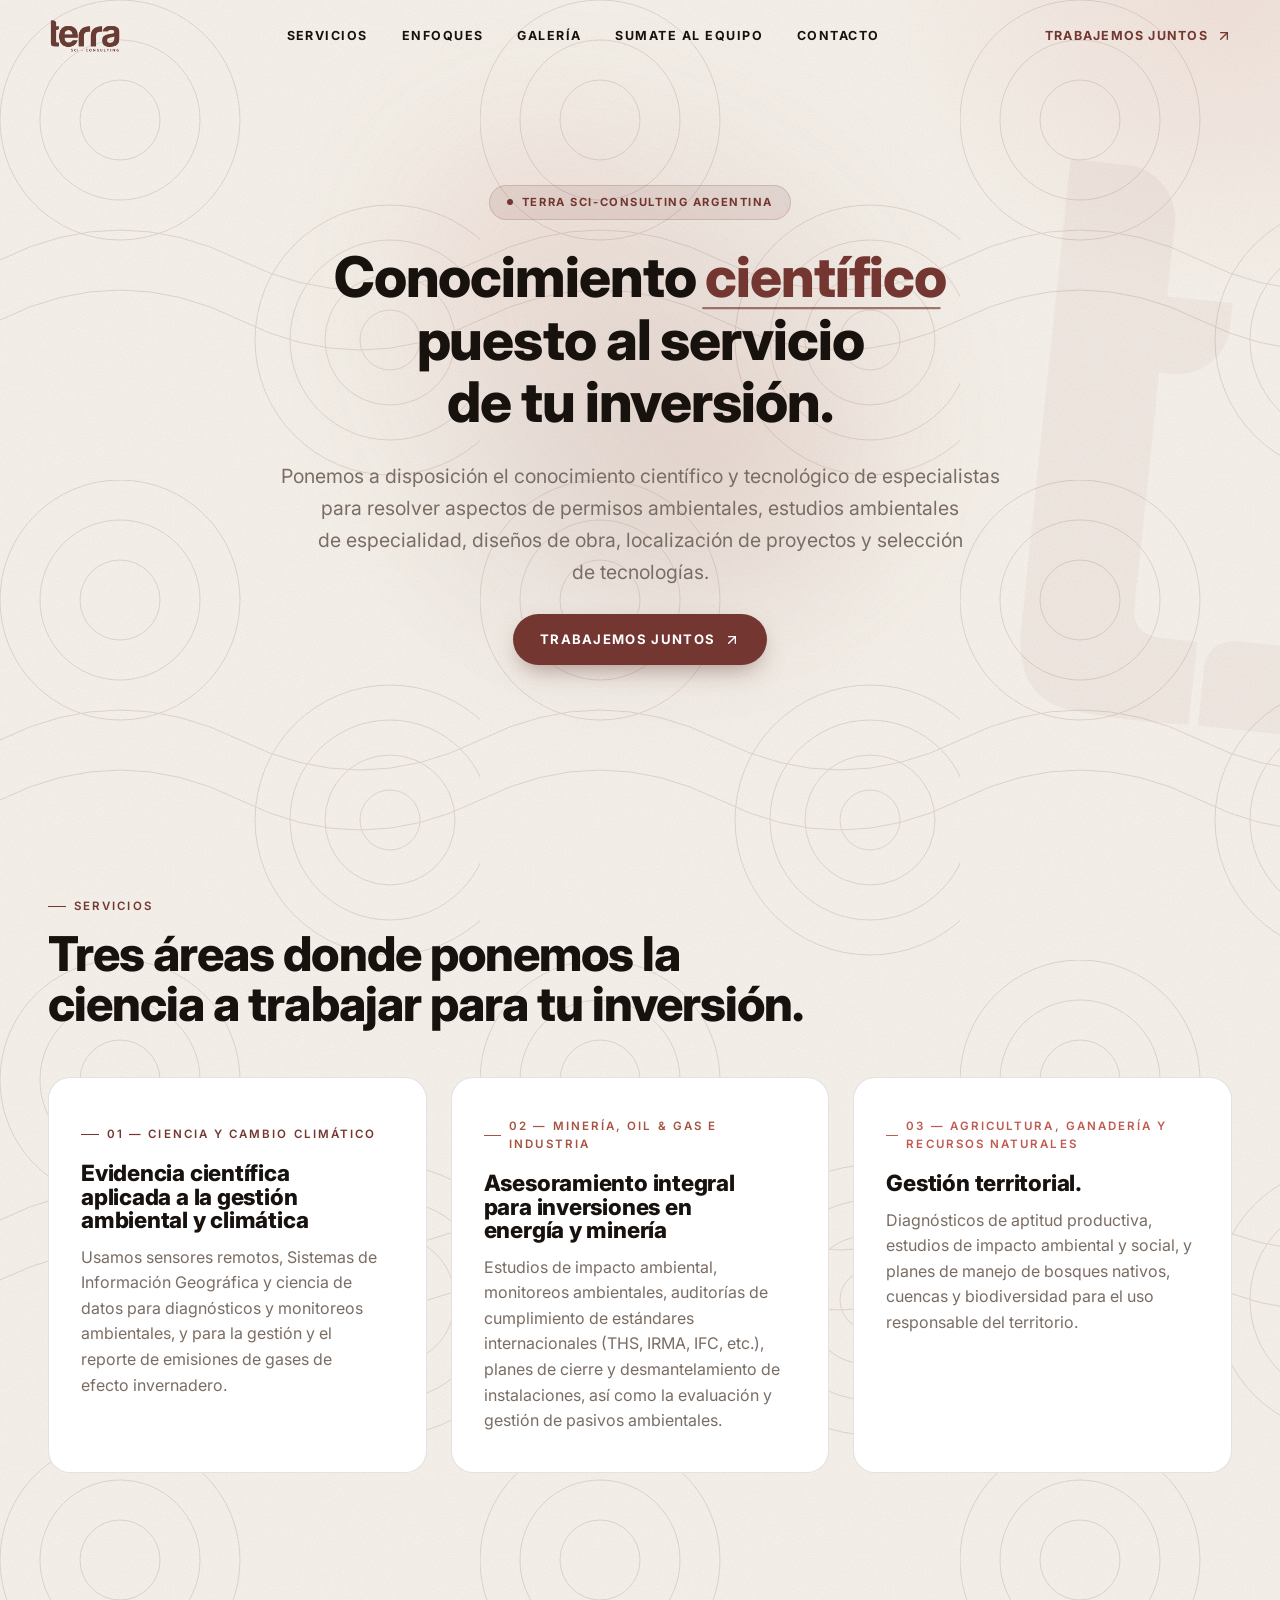
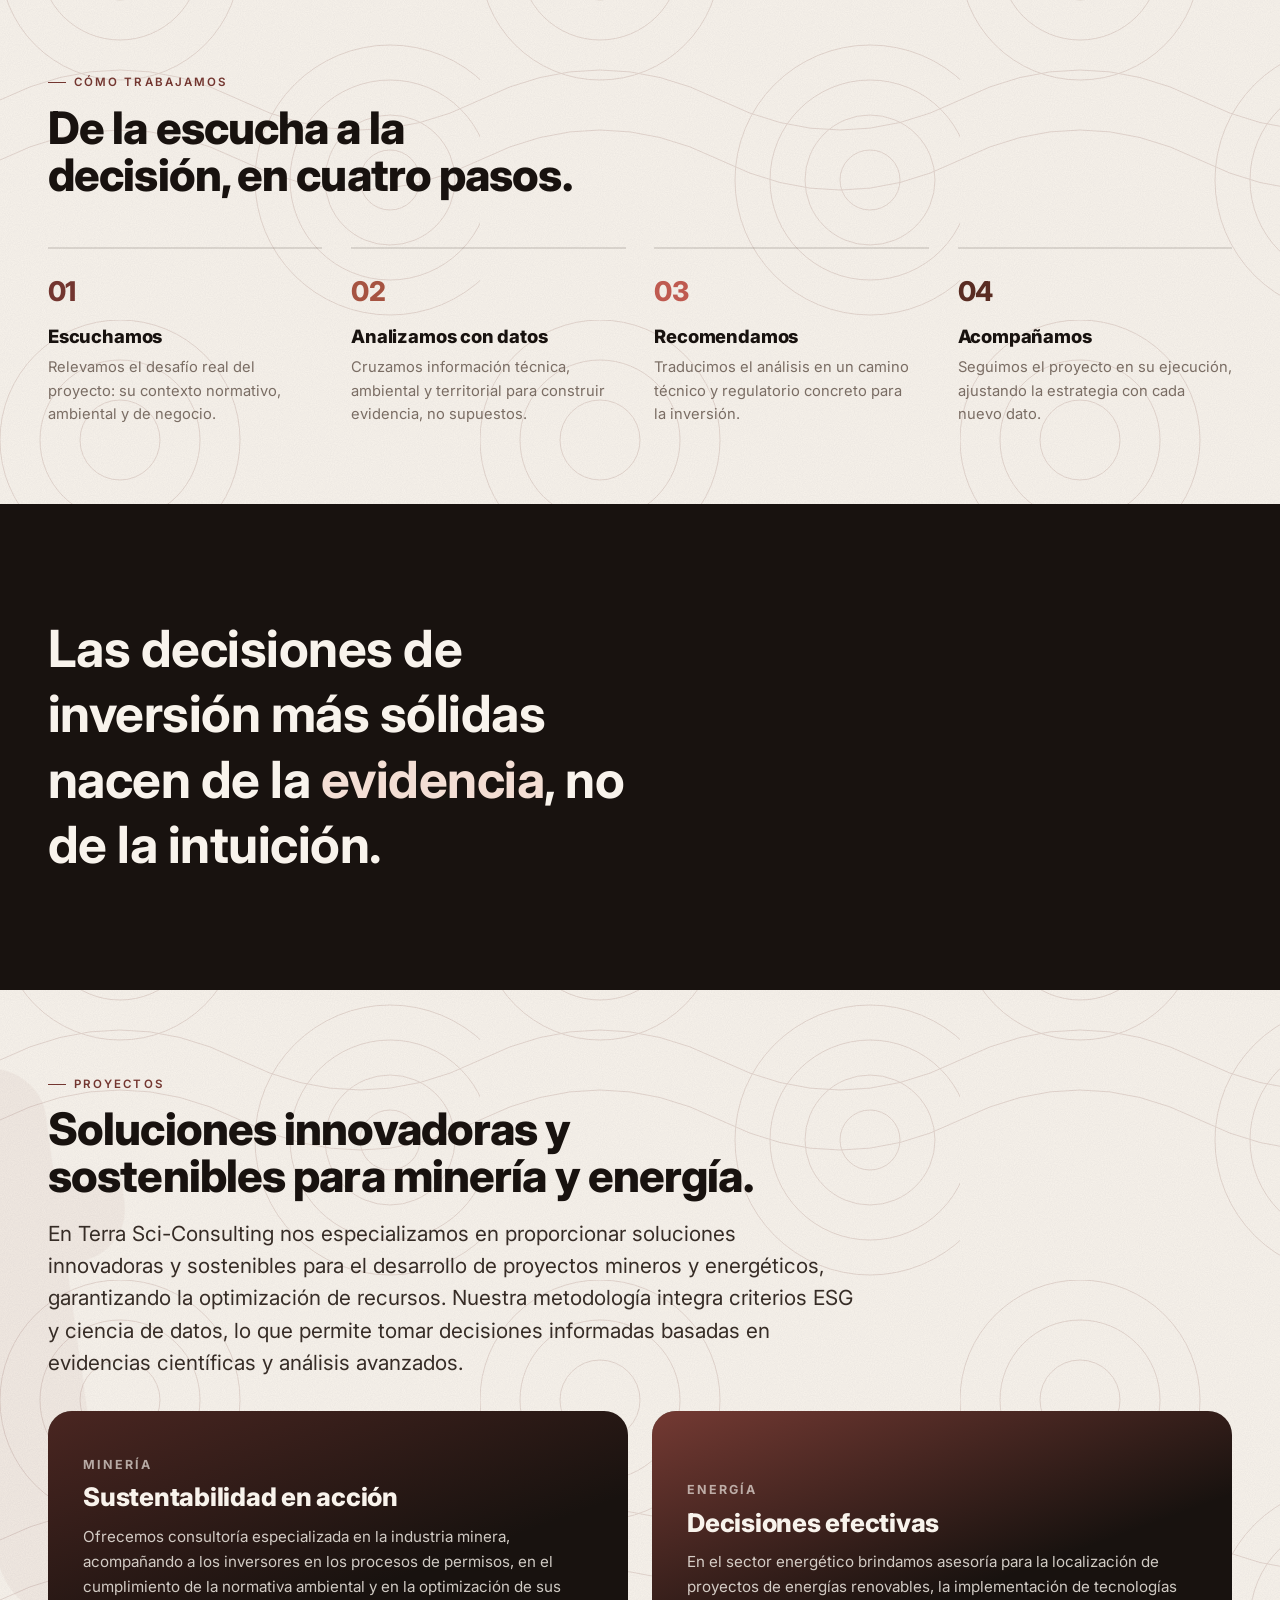
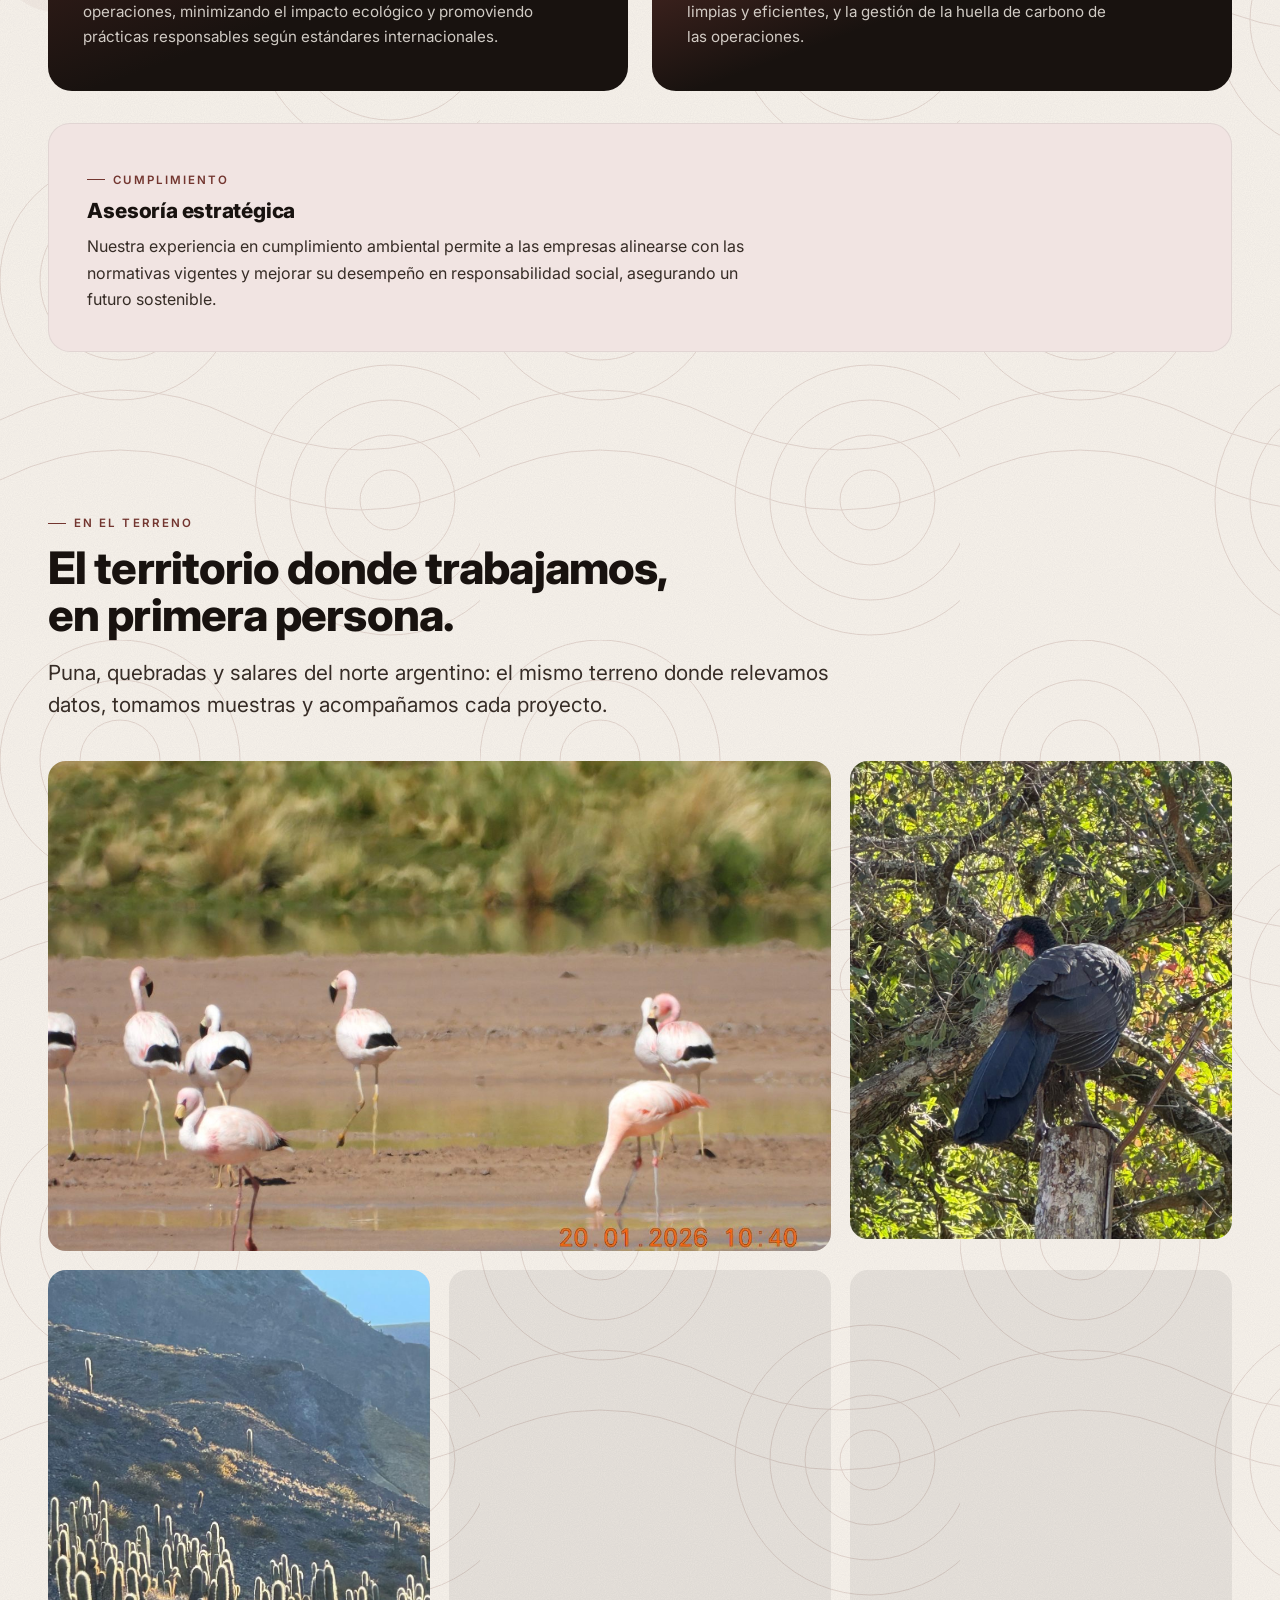
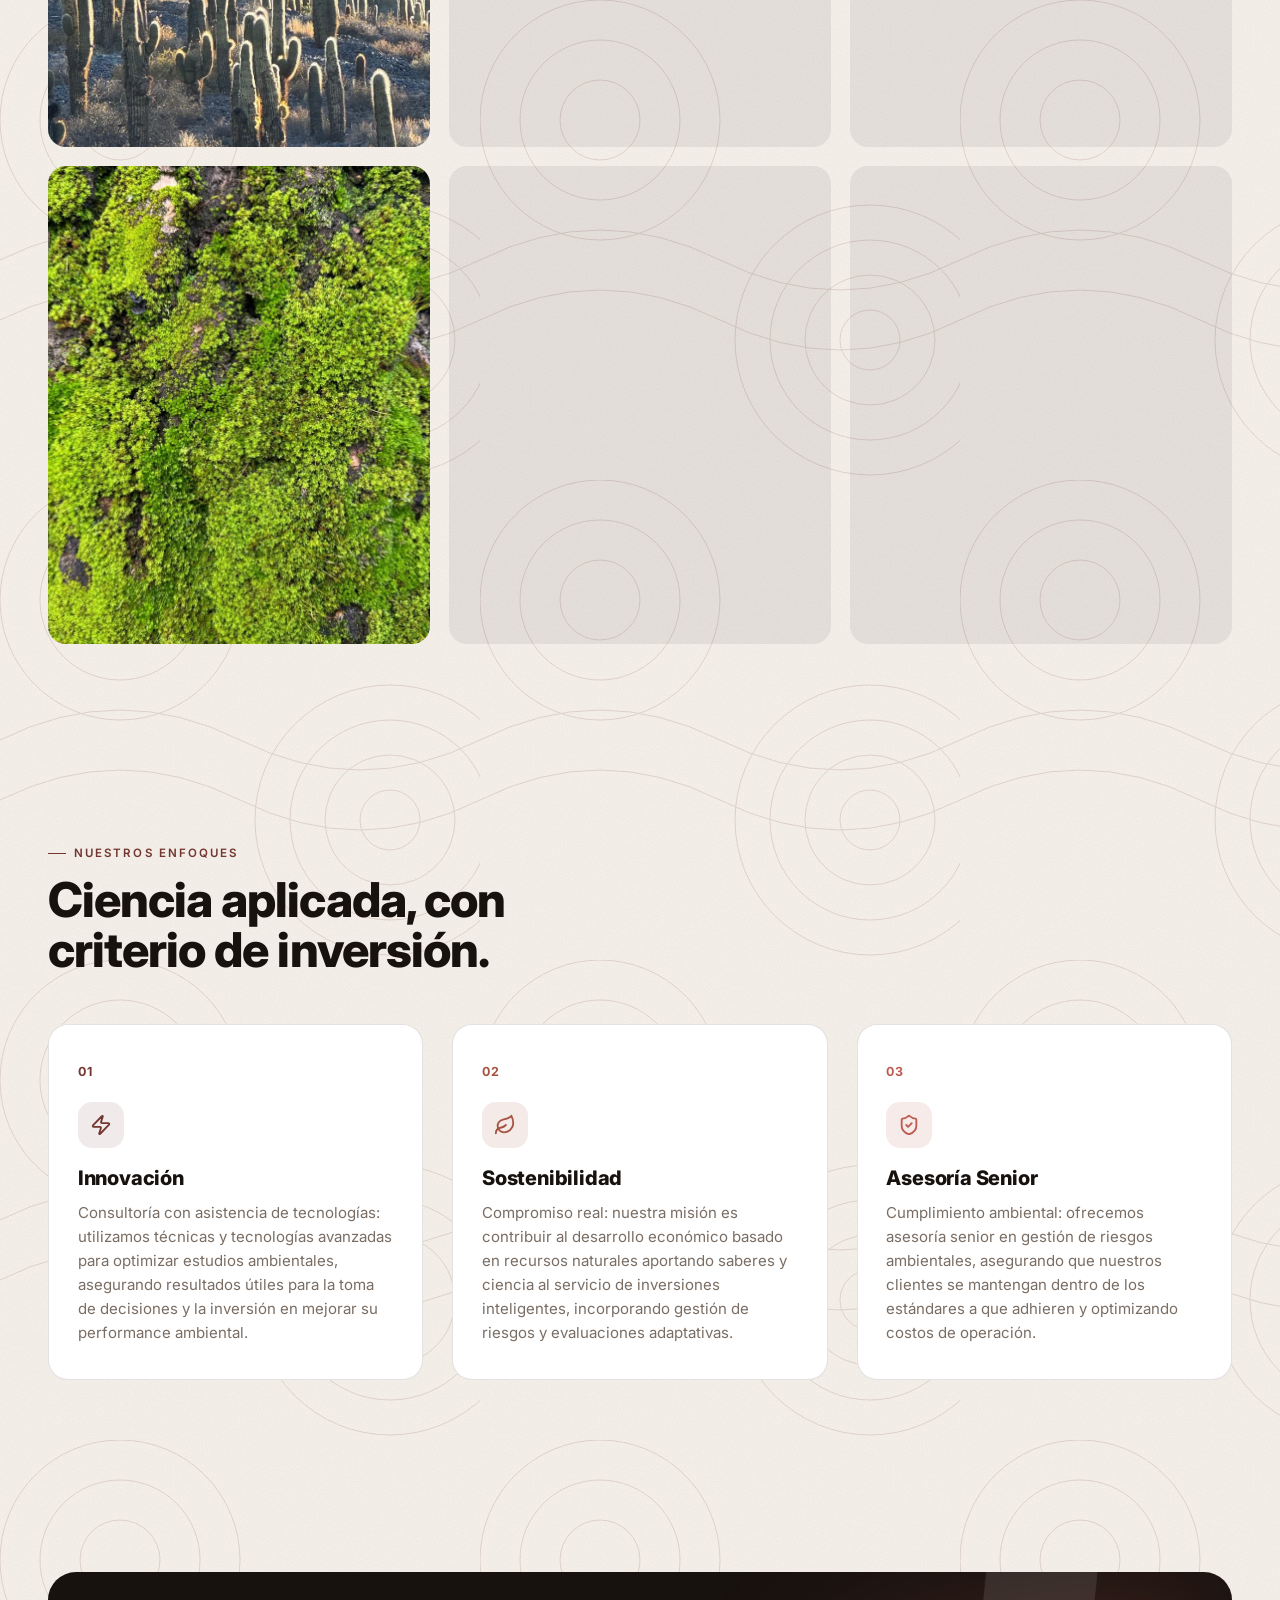
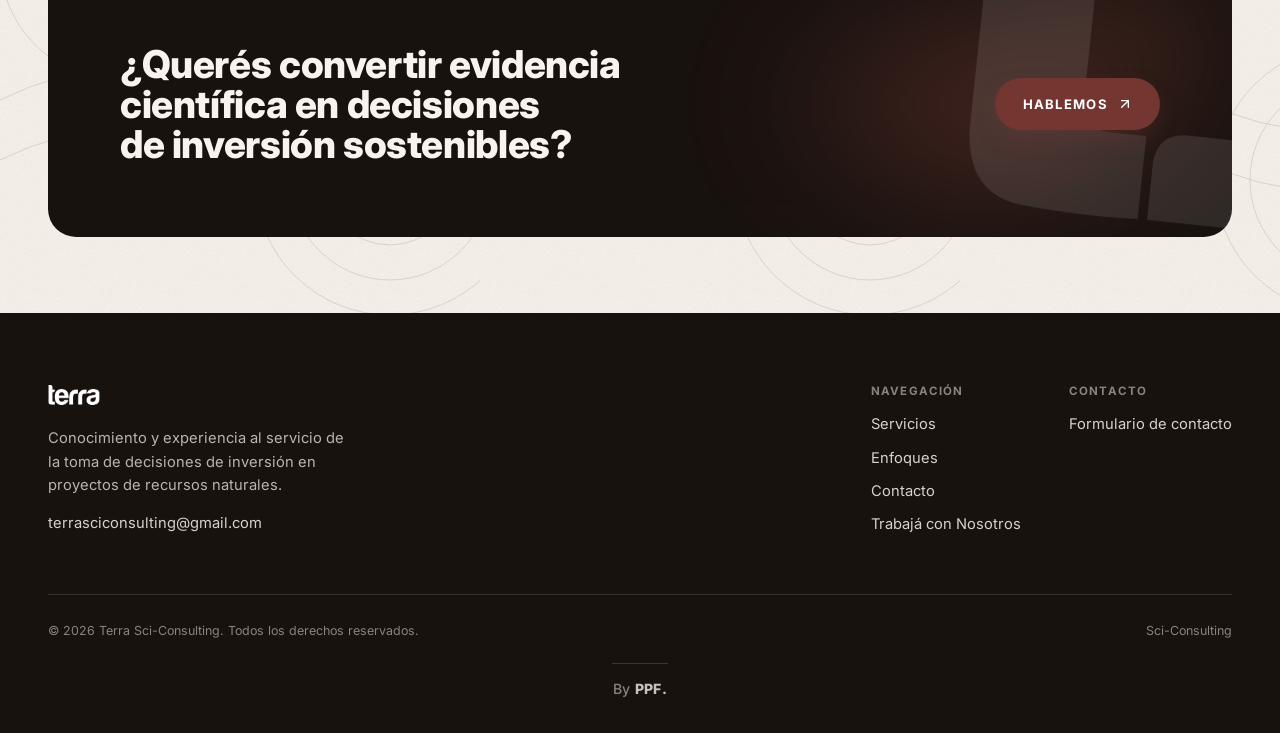
<file: index.html>
<!DOCTYPE html>
<html lang="es">
<head>
<!-- Google Tag Manager -->
<script>(function(w,d,s,l,i){w[l]=w[l]||[];w[l].push({'gtm.start':
new Date().getTime(),event:'gtm.js'});var f=d.getElementsByTagName(s)[0],
j=d.createElement(s),dl=l!='dataLayer'?'&l='+l:'';j.async=true;j.src=
'https://www.googletagmanager.com/gtm.js?id='+i+dl;f.parentNode.insertBefore(j,f);
})(window,document,'script','dataLayer','GTM-N6H8W8QZ');</script>
<!-- End Google Tag Manager -->
<meta charset="UTF-8" />
<meta name="viewport" content="width=device-width, initial-scale=1.0" />
<title>Terra Sci-Consulting — Ciencia al servicio de tus decisiones de inversión</title>
<meta name="description" content="Terra Sci-Consulting asesora inversores en proyectos mineros y energéticos con consultoría ambiental senior, ciencia de datos y criterios ESG." />
<link rel="canonical" href="https://www.terrasciconsulting.com/" />
<meta name="theme-color" content="#733630" />

<meta property="og:type" content="website" />
<meta property="og:site_name" content="Terra Sci-Consulting" />
<meta property="og:locale" content="es_AR" />
<meta property="og:title" content="Terra Sci-Consulting — Ciencia al servicio de tus decisiones de inversión" />
<meta property="og:description" content="Terra Sci-Consulting asesora inversores en proyectos mineros y energéticos con consultoría ambiental senior, ciencia de datos y criterios ESG." />
<meta property="og:url" content="https://www.terrasciconsulting.com/" />
<meta property="og:image" content="https://www.terrasciconsulting.com/assets/img/og-cover.jpg" />
<meta property="og:image:width" content="1200" />
<meta property="og:image:height" content="630" />
<meta name="twitter:card" content="summary_large_image" />
<meta name="twitter:title" content="Terra Sci-Consulting — Ciencia al servicio de tus decisiones de inversión" />
<meta name="twitter:description" content="Terra Sci-Consulting asesora inversores en proyectos mineros y energéticos con consultoría ambiental senior, ciencia de datos y criterios ESG." />
<meta name="twitter:image" content="https://www.terrasciconsulting.com/assets/img/og-cover.jpg" />

<script type="application/ld+json">
{
  "@context": "https://schema.org",
  "@type": "ProfessionalService",
  "name": "Terra Sci-Consulting",
  "url": "https://www.terrasciconsulting.com/",
  "logo": "https://www.terrasciconsulting.com/assets/logo/logo.png",
  "image": "https://www.terrasciconsulting.com/assets/img/og-cover.jpg",
  "email": "terrasciconsulting@gmail.com",
  "description": "Consultoría científica y ambiental para inversores en proyectos mineros, energéticos y agropecuarios en Argentina.",
  "areaServed": "AR"
}
</script>

<link rel="icon" type="image/png" sizes="32x32" href="assets/logo/favicon-32.png" />
<link rel="apple-touch-icon" sizes="180x180" href="assets/logo/favicon-180.png" />

<link rel="preconnect" href="https://fonts.googleapis.com">
<link rel="preconnect" href="https://fonts.gstatic.com" crossorigin>
<link rel="stylesheet" href="https://fonts.googleapis.com/css2?family=Inter:wght@400;500;600;700;800&display=swap">

<link rel="stylesheet" href="styles.css?v=20260704a" />
</head>
<body>
<!-- Google Tag Manager (noscript) -->
<noscript><iframe src="https://www.googletagmanager.com/ns.html?id=GTM-N6H8W8QZ"
height="0" width="0" style="display:none;visibility:hidden"></iframe></noscript>
<!-- End Google Tag Manager (noscript) -->
<a class="skip-link" href="#main">Saltar al contenido</a>

<nav class="nav" data-fade-down>
  <div class="container nav-row">
    <a class="nav-logo" href="index.html" aria-label="Terra Sci-Consulting — Inicio">
      <img src="assets/logo/logo.png" alt="Terra Sci-Consulting" />
    </a>
    <div class="nav-links">
      <a class="nav-link" href="#servicios">Servicios</a>
      <a class="nav-link" href="#enfoques">Enfoques</a>
      <a class="nav-link" href="#terreno">Galería</a>
      <a class="nav-link" href="trabaja-con-nosotros.html">Sumate al equipo</a>
      <a class="nav-link" href="contacto.html">Contacto</a>
    </div>
    <a class="nav-cta" href="contacto.html">
      Trabajemos Juntos
      <svg viewBox="0 0 24 24" fill="none" stroke="currentColor" stroke-width="2" stroke-linecap="round" stroke-linejoin="round"><path d="M7 17 17 7"/><path d="M7 7h10v10"/></svg>
    </a>
    <button class="nav-burger" data-menu-open aria-label="Abrir menú">
      <span></span><span></span><span></span>
    </button>
  </div>
</nav>

<div class="nav-mobile" data-mobile-menu data-open="false" aria-hidden="true">
  <div class="nav-mobile-top">
    <a class="nav-logo" href="index.html">
      <img src="assets/logo/logo.png" alt="Terra Sci-Consulting" />
    </a>
    <button class="nav-mobile-close" data-menu-close aria-label="Cerrar menú">
      <svg viewBox="0 0 24 24" fill="none" stroke="currentColor" stroke-width="2" stroke-linecap="round" stroke-linejoin="round"><path d="M18 6 6 18"/><path d="m6 6 12 12"/></svg>
    </button>
  </div>
  <div class="nav-mobile-links">
    <a href="#servicios">Servicios</a>
    <a href="#enfoques">Enfoques</a>
    <a href="#terreno">Galería</a>
    <a href="trabaja-con-nosotros.html">Sumate al equipo</a>
    <a href="contacto.html">Contacto</a>
  </div>
  <a class="nav-mobile-cta" href="contacto.html">
    Trabajemos Juntos
    <svg viewBox="0 0 24 24" fill="none" stroke="currentColor" stroke-width="2" stroke-linecap="round" stroke-linejoin="round"><path d="M7 17 17 7"/><path d="M7 7h10v10"/></svg>
  </a>
</div>

<main id="main">
  <section class="hero hero-centered">
    <div class="hero-blob" aria-hidden="true"></div>
    <img class="mark-watermark mark-br" src="assets/logo/terra-mark-maroon.png" alt="" aria-hidden="true" />
    <div class="hero-inner-centered container">
      <span class="hero-badge" data-fade-up style="transition-delay:.05s">Terra Sci-Consulting Argentina</span>
      <h1 class="hero-title-center" data-fade-up style="transition-delay:.18s">Conocimiento <span class="accent-word">científico<svg class="accent-underline" viewBox="0 0 200 20" preserveAspectRatio="none" aria-hidden="true"><path d="M2 12 L198 12" /></svg></span> puesto al servicio de tu inversión.</h1>
      <p class="hero-subtitle-center" data-fade-up style="transition-delay:.32s">Ponemos a disposición el conocimiento científico y tecnológico de especialistas para resolver aspectos de permisos ambientales, estudios ambientales de especialidad, diseños de obra, localización de proyectos y selección de tecnologías.</p>
      <a class="btn btn-primary" href="contacto.html" data-fade-up style="transition-delay:.46s">
        Trabajemos Juntos
        <svg viewBox="0 0 24 24" width="16" height="16" fill="none" stroke="currentColor" stroke-width="2" stroke-linecap="round" stroke-linejoin="round"><path d="M7 17 17 7"/><path d="M7 7h10v10"/></svg>
      </a>
    </div>
  </section>

  <section class="section" id="servicios">
    <div class="container">
      <span class="eyebrow" data-reveal>Servicios</span>
      <h2 class="h-display" data-reveal style="margin-top:.8rem; font-size:clamp(1.9rem,4vw,3rem); max-width:26ch;">
        Tres áreas donde ponemos la ciencia a trabajar para tu inversión.
      </h2>

      <div class="servicios-grid">
        <article class="servicio-card" data-reveal>
          <span class="eyebrow">01 — Ciencia y Cambio Climático</span>
          <h3>Evidencia científica aplicada a la gestión ambiental y climática</h3>
          <p>Usamos sensores remotos, Sistemas de Información Geográfica y ciencia de datos para diagnósticos y monitoreos ambientales, y para la gestión y el reporte de emisiones de gases de efecto invernadero.</p>
        </article>
        <article class="servicio-card" data-reveal style="transition-delay:.08s">
          <span class="eyebrow">02 — Minería, Oil &amp; Gas e Industria</span>
          <h3>Asesoramiento integral para inversiones en energía y minería</h3>
          <p>Estudios de impacto ambiental, monitoreos ambientales, auditorías de cumplimiento de estándares internacionales (THS, IRMA, IFC, etc.), planes de cierre y desmantelamiento de instalaciones, así como la evaluación y gestión de pasivos ambientales.</p>
        </article>
        <article class="servicio-card" data-reveal style="transition-delay:.16s">
          <span class="eyebrow">03 — Agricultura, Ganadería y Recursos Naturales</span>
          <h3>Gestión territorial.</h3>
          <p>Diagnósticos de aptitud productiva, estudios de impacto ambiental y social, y planes de manejo de bosques nativos, cuencas y biodiversidad para el uso responsable del territorio.</p>
        </article>
      </div>
    </div>
  </section>

  <section class="section-tight" id="metodologia">
    <div class="container">
      <span class="eyebrow" data-reveal>Cómo trabajamos</span>
      <h2 class="h-display" data-reveal style="margin-top:.8rem; font-size:clamp(1.9rem,4vw,2.8rem); max-width:24ch;">
        De la escucha a la decisión, en cuatro pasos.
      </h2>

      <div class="steps-grid">
        <article class="step-card" data-reveal>
          <span class="step-num">01</span>
          <h3>Escuchamos</h3>
          <p>Relevamos el desafío real del proyecto: su contexto normativo, ambiental y de negocio.</p>
        </article>
        <article class="step-card" data-reveal style="transition-delay:.08s">
          <span class="step-num">02</span>
          <h3>Analizamos con datos</h3>
          <p>Cruzamos información técnica, ambiental y territorial para construir evidencia, no supuestos.</p>
        </article>
        <article class="step-card" data-reveal style="transition-delay:.16s">
          <span class="step-num">03</span>
          <h3>Recomendamos</h3>
          <p>Traducimos el análisis en un camino técnico y regulatorio concreto para la inversión.</p>
        </article>
        <article class="step-card" data-reveal style="transition-delay:.24s">
          <span class="step-num">04</span>
          <h3>Acompañamos</h3>
          <p>Seguimos el proyecto en su ejecución, ajustando la estrategia con cada nuevo dato.</p>
        </article>
      </div>
    </div>
  </section>

  <section class="quote-band">
    <div class="container">
      <p class="quote-band-text" data-reveal>Las decisiones de inversión más sólidas nacen de la <span class="accent-word-invert">evidencia</span>, no de la intuición.</p>
    </div>
  </section>

  <section class="section-tight has-mark" id="proyectos">
    <img class="mark-watermark mark-tl" src="assets/logo/terra-mark-maroon.png" alt="" aria-hidden="true" />
    <div class="container">
      <span class="eyebrow" data-reveal>Proyectos</span>
      <h2 class="h-display" data-reveal style="margin-top:.8rem; font-size:clamp(1.9rem,4vw,2.8rem); max-width:26ch;">
        Soluciones innovadoras y sostenibles para minería y energía.
      </h2>
      <p class="lede" data-reveal style="margin-top:1.1rem;">
        En Terra Sci-Consulting nos especializamos en proporcionar soluciones innovadoras y sostenibles para el desarrollo de proyectos mineros y energéticos, garantizando la optimización de recursos. Nuestra metodología integra criterios ESG y ciencia de datos, lo que permite tomar decisiones informadas basadas en evidencias científicas y análisis avanzados.
      </p>

      <div class="focus-grid">
        <article class="focus-card" data-reveal>
          <span class="h-kicker">Minería</span>
          <h3>Sustentabilidad en acción</h3>
          <p>Ofrecemos consultoría especializada en la industria minera, acompañando a los inversores en los procesos de permisos, en el cumplimiento de la normativa ambiental y en la optimización de sus operaciones, minimizando el impacto ecológico y promoviendo prácticas responsables según estándares internacionales.</p>
        </article>
        <article class="focus-card" data-reveal style="transition-delay:.1s">
          <span class="h-kicker">Energía</span>
          <h3>Decisiones efectivas</h3>
          <p>En el sector energético brindamos asesoría para la localización de proyectos de energías renovables, la implementación de tecnologías limpias y eficientes, y la gestión de la huella de carbono de las operaciones.</p>
        </article>
      </div>

      <div class="compliance-block" data-reveal>
        <span class="eyebrow">Cumplimiento</span>
        <h3 style="margin-top:.7rem;">Asesoría estratégica</h3>
        <p>Nuestra experiencia en cumplimiento ambiental permite a las empresas alinearse con las normativas vigentes y mejorar su desempeño en responsabilidad social, asegurando un futuro sostenible.</p>
      </div>
    </div>
  </section>

  <section class="section-tight" id="terreno">
    <div class="container">
      <span class="eyebrow" data-reveal>En el Terreno</span>
      <h2 class="h-display" data-reveal style="margin-top:.8rem; font-size:clamp(1.9rem,4vw,2.8rem); max-width:26ch;">
        El territorio donde trabajamos, en primera persona.
      </h2>
      <p class="lede" data-reveal style="margin-top:1.1rem;">
        Puna, quebradas y salares del norte argentino: el mismo terreno donde relevamos datos, tomamos muestras y acompañamos cada proyecto.
      </p>

      <div class="gallery-grid">
        <figure class="gallery-item gallery-item-wide" data-reveal>
          <img src="assets/img/gallery-canyon.jpg" alt="Formaciones rocosas de una quebrada en el noroeste argentino" loading="lazy" decoding="async" />
        </figure>
        <figure class="gallery-item" data-reveal style="transition-delay:.06s">
          <img src="assets/img/gallery-salar.jpg" alt="Atardecer sobre un salar de altura" loading="lazy" decoding="async" />
        </figure>
        <figure class="gallery-item" data-reveal style="transition-delay:.12s">
          <img src="assets/img/gallery-cactus.jpg" alt="Cardones en un cerro de la puna" loading="lazy" decoding="async" />
        </figure>
        <figure class="gallery-item" data-reveal style="transition-delay:.18s">
          <img src="assets/img/gallery-campo.jpg" alt="Equipo técnico relevando terreno en la puna" loading="lazy" decoding="async" />
        </figure>
        <figure class="gallery-item" data-reveal style="transition-delay:.24s">
          <img src="assets/img/gallery-vicunas.jpg" alt="Vicuñas en su hábitat natural de altura" loading="lazy" decoding="async" />
        </figure>
        <figure class="gallery-item" data-reveal style="transition-delay:.3s">
          <img src="assets/img/gallery-musgo.jpg" alt="Detalle de musgo y biodiversidad de suelo" loading="lazy" decoding="async" />
        </figure>
        <figure class="gallery-item" data-reveal style="transition-delay:.36s">
          <img src="assets/img/gallery-foto-reemplazo.jpg" alt="Laguna de aguas verdes en la puna argentina" loading="lazy" decoding="async" />
        </figure>
        <figure class="gallery-item" data-reveal style="transition-delay:.42s">
          <img src="assets/img/gallery-salar-atardecer.jpg" alt="Atardecer sobre un salar del noroeste argentino" loading="lazy" decoding="async" />
        </figure>
      </div>
    </div>
  </section>

  <section class="section" id="enfoques">
    <div class="container">
      <span class="eyebrow" data-reveal>Nuestros Enfoques</span>
      <h2 class="h-display" data-reveal style="margin-top:.8rem; font-size:clamp(1.9rem,4vw,3rem); max-width:22ch;">
        Ciencia aplicada, con criterio de inversión.
      </h2>

      <div class="enfoques-grid">
        <article class="enfoque-card" data-reveal>
          <span class="enfoque-num">01</span>
          <div class="enfoque-icon" aria-hidden="true">
            <svg viewBox="0 0 24 24" fill="none" stroke="currentColor" stroke-width="2" stroke-linecap="round" stroke-linejoin="round"><path d="M4 14a1 1 0 0 1-.78-1.63l9.9-10.2a.5.5 0 0 1 .86.46l-1.92 6.02A1 1 0 0 0 13 10h7a1 1 0 0 1 .78 1.63l-9.9 10.2a.5.5 0 0 1-.86-.46l1.92-6.02A1 1 0 0 0 11 14z"/></svg>
          </div>
          <h3>Innovación</h3>
          <p>Consultoría con asistencia de tecnologías: utilizamos técnicas y tecnologías avanzadas para optimizar estudios ambientales, asegurando resultados útiles para la toma de decisiones y la inversión en mejorar su performance ambiental.</p>
        </article>
        <article class="enfoque-card" data-reveal style="transition-delay:.08s">
          <span class="enfoque-num">02</span>
          <div class="enfoque-icon" aria-hidden="true">
            <svg viewBox="0 0 24 24" fill="none" stroke="currentColor" stroke-width="2" stroke-linecap="round" stroke-linejoin="round"><path d="M11 20A7 7 0 0 1 9.8 6.1C15.5 5 17 4.48 19 2c1 2 2 4.18 2 8 0 5.5-4.78 10-10 10Z"/><path d="M2 21c0-3 1.85-5.36 5.08-6C9.5 14.52 12 13 13 12"/></svg>
          </div>
          <h3>Sostenibilidad</h3>
          <p>Compromiso real: nuestra misión es contribuir al desarrollo económico basado en recursos naturales aportando saberes y ciencia al servicio de inversiones inteligentes, incorporando gestión de riesgos y evaluaciones adaptativas.</p>
        </article>
        <article class="enfoque-card" data-reveal style="transition-delay:.16s">
          <span class="enfoque-num">03</span>
          <div class="enfoque-icon" aria-hidden="true">
            <svg viewBox="0 0 24 24" fill="none" stroke="currentColor" stroke-width="2" stroke-linecap="round" stroke-linejoin="round"><path d="M20 13c0 5-3.5 7.5-7.66 8.95a1 1 0 0 1-.67-.01C7.5 20.5 4 18 4 13V6a1 1 0 0 1 1-1c2 0 4.5-1.2 6.24-2.72a1.17 1.17 0 0 1 1.52 0C14.51 3.81 17 5 19 5a1 1 0 0 1 1 1z"/><path d="m9 12 2 2 4-4"/></svg>
          </div>
          <h3>Asesoría Senior</h3>
          <p>Cumplimiento ambiental: ofrecemos asesoría senior en gestión de riesgos ambientales, asegurando que nuestros clientes se mantengan dentro de los estándares a que adhieren y optimizando costos de operación.</p>
        </article>
      </div>
    </div>
  </section>

  <section class="section-tight">
    <div class="container">
      <div class="cta-band" data-reveal>
        <img class="mark-watermark mark-br" src="assets/logo/terra-mark-white.png" alt="" aria-hidden="true" style="opacity:.1" />
        <h2>¿Querés convertir evidencia científica en decisiones de inversión sostenibles?</h2>
        <a class="btn btn-primary" href="contacto.html">
          Hablemos
          <svg viewBox="0 0 24 24" width="16" height="16" fill="none" stroke="currentColor" stroke-width="2" stroke-linecap="round" stroke-linejoin="round"><path d="M7 17 17 7"/><path d="M7 7h10v10"/></svg>
        </a>
      </div>
    </div>
  </section>
</main>

<footer class="footer">
  <div class="container">
    <div class="footer-top">
      <div class="footer-brand">
        <img src="assets/logo/terra-logo-white.png" alt="Terra Sci-Consulting" />
        <p class="footer-tag">Conocimiento y experiencia al servicio de la toma de decisiones de inversión en proyectos de recursos naturales.</p>
        <a class="footer-email" href="mailto:terrasciconsulting@gmail.com">terrasciconsulting@gmail.com</a>
      </div>
      <div class="footer-cols">
        <div class="footer-col">
          <h4>Navegación</h4>
          <a href="#servicios">Servicios</a>
          <a href="#enfoques">Enfoques</a>
          <a href="contacto.html">Contacto</a>
          <a href="trabaja-con-nosotros.html">Trabajá con Nosotros</a>
        </div>
        <div class="footer-col">
          <h4>Contacto</h4>
          <a href="contacto.html">Formulario de contacto</a>
        </div>
      </div>
    </div>
    <div class="footer-bottom">
      <span>© 2026 Terra Sci-Consulting. Todos los derechos reservados.</span>
      <span>Sci-Consulting</span>
    </div>
    <div class="footer-credit">
      <div class="footer-credit-rule"></div>
      <p>By <strong>PPF.</strong></p>
    </div>
  </div>
</footer>

<script defer src="lib/gsap.min.js"></script>
<script defer src="lib/ScrollTrigger.min.js"></script>
<script defer src="lib/manifest.js?v=20260703d"></script>
<script defer src="main.js?v=20260703d"></script>
</body>
</html>
</file>
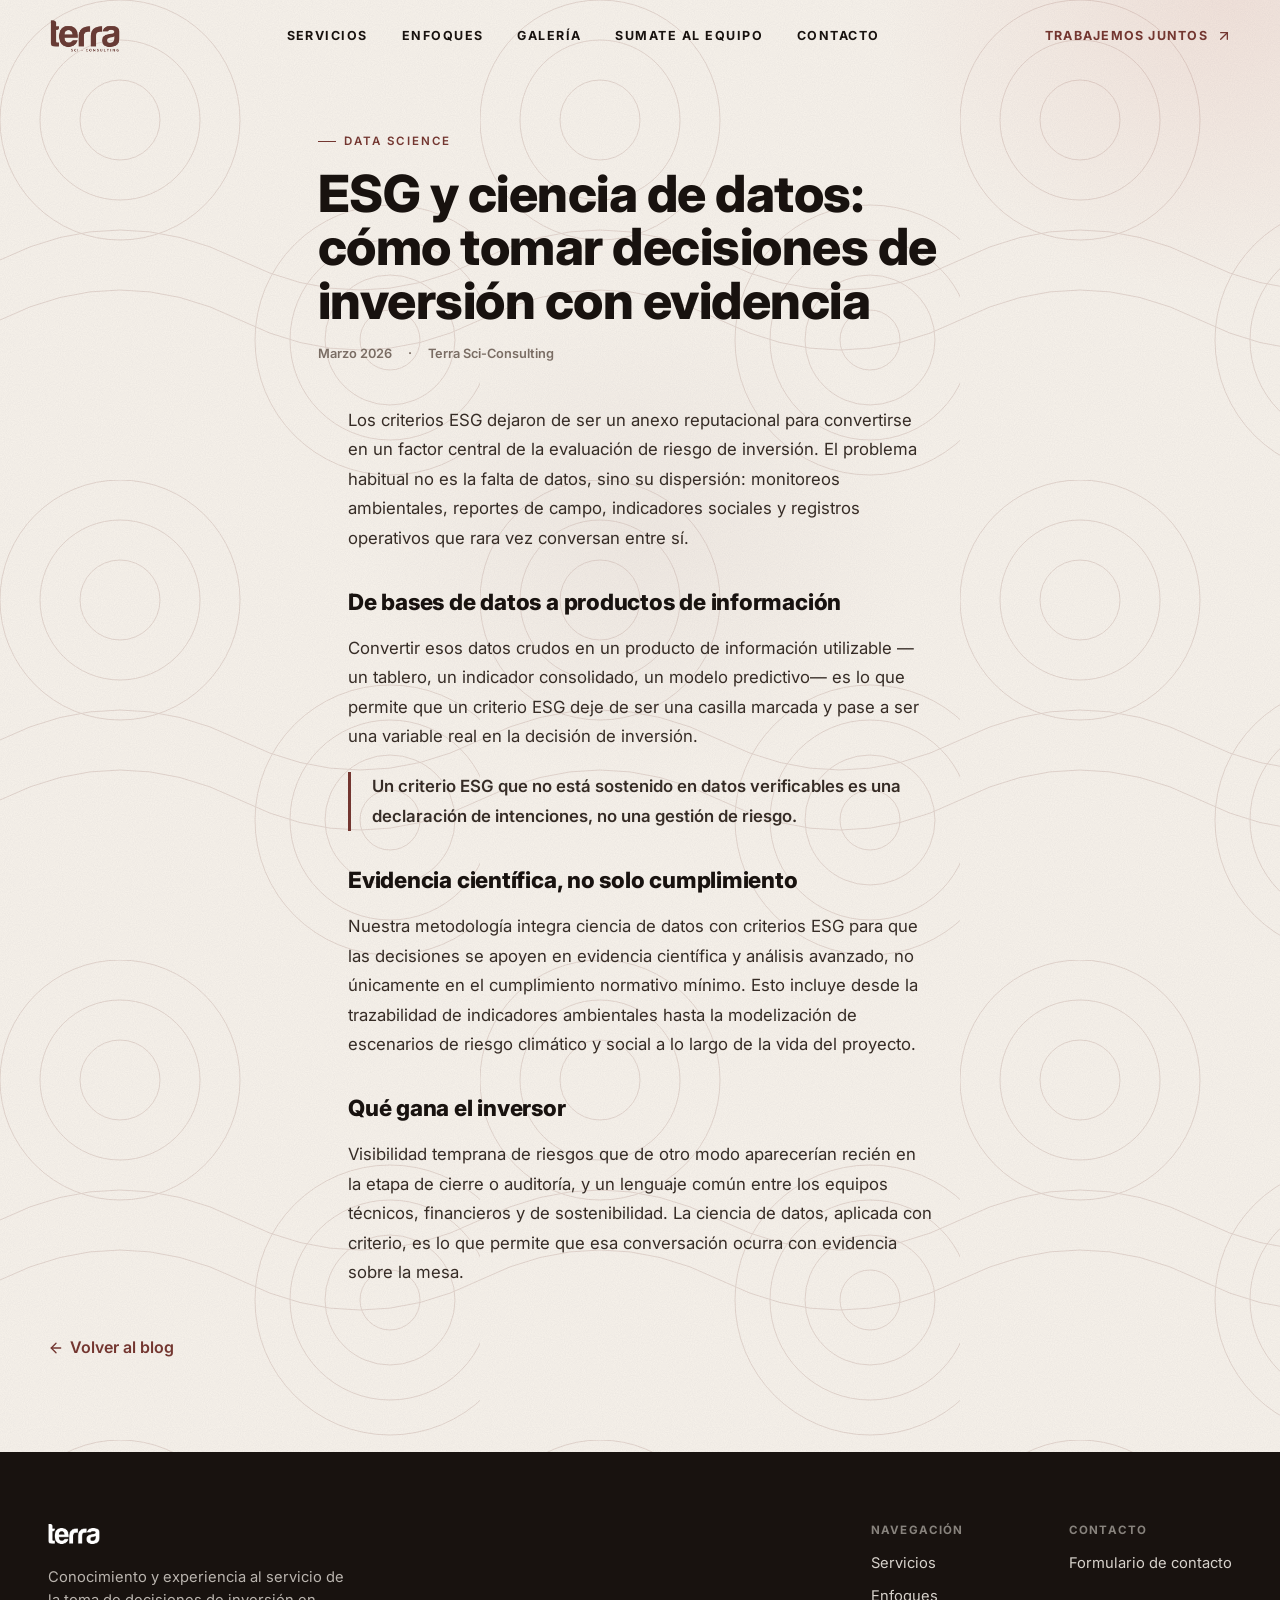
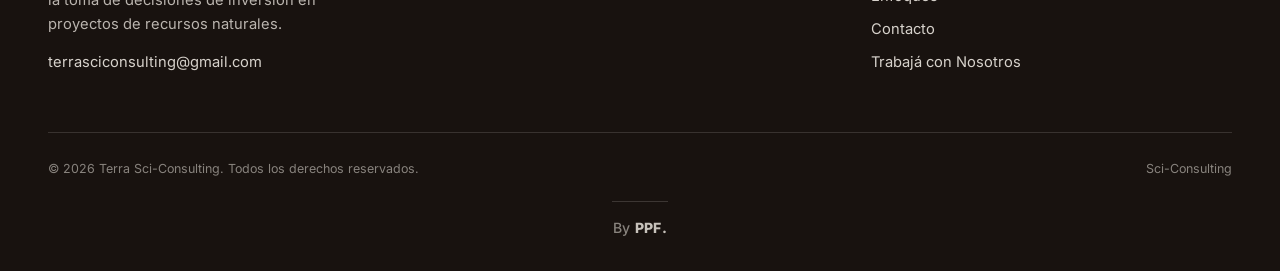
<file: blog-esg-ciencia-datos.html>
<!DOCTYPE html>
<html lang="es">
<head>
<!-- Google Tag Manager -->
<script>(function(w,d,s,l,i){w[l]=w[l]||[];w[l].push({'gtm.start':
new Date().getTime(),event:'gtm.js'});var f=d.getElementsByTagName(s)[0],
j=d.createElement(s),dl=l!='dataLayer'?'&l='+l:'';j.async=true;j.src=
'https://www.googletagmanager.com/gtm.js?id='+i+dl;f.parentNode.insertBefore(j,f);
})(window,document,'script','dataLayer','GTM-N6H8W8QZ');</script>
<!-- End Google Tag Manager -->
<meta charset="UTF-8" />
<meta name="viewport" content="width=device-width, initial-scale=1.0" />
<title>ESG y ciencia de datos: cómo tomar decisiones de inversión con evidencia — Terra Sci-Consulting</title>
<meta name="description" content="Cómo la ciencia de datos convierte bases de datos dispersas en productos de información que sostienen criterios ESG." />
<meta name="robots" content="noindex, follow" />
<link rel="canonical" href="https://www.terrasciconsulting.com/blog-esg-ciencia-datos.html" />
<meta name="theme-color" content="#733630" />

<meta property="og:type" content="article" />
<meta property="og:site_name" content="Terra Sci-Consulting" />
<meta property="og:locale" content="es_AR" />
<meta property="og:title" content="ESG y ciencia de datos: cómo tomar decisiones de inversión con evidencia — Terra Sci-Consulting" />
<meta property="og:description" content="Cómo la ciencia de datos convierte bases de datos dispersas en productos de información que sostienen criterios ESG." />
<meta property="og:url" content="https://www.terrasciconsulting.com/blog-esg-ciencia-datos.html" />
<meta property="og:image" content="https://www.terrasciconsulting.com/assets/img/og-cover.jpg" />
<meta property="og:image:width" content="1200" />
<meta property="og:image:height" content="630" />
<meta name="twitter:card" content="summary_large_image" />
<meta name="twitter:title" content="ESG y ciencia de datos: cómo tomar decisiones de inversión con evidencia — Terra Sci-Consulting" />
<meta name="twitter:description" content="Cómo la ciencia de datos convierte bases de datos dispersas en productos de información que sostienen criterios ESG." />
<meta name="twitter:image" content="https://www.terrasciconsulting.com/assets/img/og-cover.jpg" />

<link rel="icon" type="image/png" sizes="32x32" href="assets/logo/favicon-32.png" />
<link rel="apple-touch-icon" sizes="180x180" href="assets/logo/favicon-180.png" />

<link rel="preconnect" href="https://fonts.googleapis.com">
<link rel="preconnect" href="https://fonts.gstatic.com" crossorigin>
<link rel="stylesheet" href="https://fonts.googleapis.com/css2?family=Inter:wght@400;500;600;700;800&display=swap">

<link rel="stylesheet" href="styles.css?v=20260704a" />
</head>
<body>
<!-- Google Tag Manager (noscript) -->
<noscript><iframe src="https://www.googletagmanager.com/ns.html?id=GTM-N6H8W8QZ"
height="0" width="0" style="display:none;visibility:hidden"></iframe></noscript>
<!-- End Google Tag Manager (noscript) -->
<a class="skip-link" href="#main">Saltar al contenido</a>

<nav class="nav" data-fade-down>
  <div class="container nav-row">
    <a class="nav-logo" href="index.html" aria-label="Terra Sci-Consulting — Inicio">
      <img src="assets/logo/logo.png" alt="Terra Sci-Consulting" />
    </a>
    <div class="nav-links">
      <a class="nav-link" href="index.html#servicios">Servicios</a>
      <a class="nav-link" href="index.html#enfoques">Enfoques</a>
      <a class="nav-link" href="index.html#terreno">Galería</a>
      <a class="nav-link" href="trabaja-con-nosotros.html">Sumate al equipo</a>
      <a class="nav-link" href="contacto.html">Contacto</a>
    </div>
    <a class="nav-cta" href="contacto.html">
      Trabajemos Juntos
      <svg viewBox="0 0 24 24" fill="none" stroke="currentColor" stroke-width="2" stroke-linecap="round" stroke-linejoin="round"><path d="M7 17 17 7"/><path d="M7 7h10v10"/></svg>
    </a>
    <button class="nav-burger" data-menu-open aria-label="Abrir menú">
      <span></span><span></span><span></span>
    </button>
  </div>
</nav>

<div class="nav-mobile" data-mobile-menu data-open="false" aria-hidden="true">
  <div class="nav-mobile-top">
    <a class="nav-logo" href="index.html">
      <img src="assets/logo/logo.png" alt="Terra Sci-Consulting" />
    </a>
    <button class="nav-mobile-close" data-menu-close aria-label="Cerrar menú">
      <svg viewBox="0 0 24 24" fill="none" stroke="currentColor" stroke-width="2" stroke-linecap="round" stroke-linejoin="round"><path d="M18 6 6 18"/><path d="m6 6 12 12"/></svg>
    </button>
  </div>
  <div class="nav-mobile-links">
    <a href="index.html#servicios">Servicios</a>
    <a href="index.html#enfoques">Enfoques</a>
    <a href="index.html#terreno">Galería</a>
    <a href="trabaja-con-nosotros.html">Sumate al equipo</a>
    <a href="contacto.html">Contacto</a>
  </div>
  <a class="nav-mobile-cta" href="contacto.html">
    Trabajemos Juntos
    <svg viewBox="0 0 24 24" fill="none" stroke="currentColor" stroke-width="2" stroke-linecap="round" stroke-linejoin="round"><path d="M7 17 17 7"/><path d="M7 7h10v10"/></svg>
  </a>
</div>

<main id="main">
  <article class="article">
    <div class="container article-head">
      <span class="eyebrow">Data Science</span>
      <h1>ESG y ciencia de datos: cómo tomar decisiones de inversión con evidencia</h1>
      <div class="article-meta">
        <span>Marzo 2026</span>
        <span>·</span>
        <span>Terra Sci-Consulting</span>
      </div>
    </div>

    <div class="container article-body">
      <p>Los criterios ESG dejaron de ser un anexo reputacional para convertirse en un factor central de la evaluación de riesgo de inversión. El problema habitual no es la falta de datos, sino su dispersión: monitoreos ambientales, reportes de campo, indicadores sociales y registros operativos que rara vez conversan entre sí.</p>

      <h2>De bases de datos a productos de información</h2>
      <p>Convertir esos datos crudos en un producto de información utilizable —un tablero, un indicador consolidado, un modelo predictivo— es lo que permite que un criterio ESG deje de ser una casilla marcada y pase a ser una variable real en la decisión de inversión.</p>

      <p class="article-pull">Un criterio ESG que no está sostenido en datos verificables es una declaración de intenciones, no una gestión de riesgo.</p>

      <h2>Evidencia científica, no solo cumplimiento</h2>
      <p>Nuestra metodología integra ciencia de datos con criterios ESG para que las decisiones se apoyen en evidencia científica y análisis avanzado, no únicamente en el cumplimiento normativo mínimo. Esto incluye desde la trazabilidad de indicadores ambientales hasta la modelización de escenarios de riesgo climático y social a lo largo de la vida del proyecto.</p>

      <h2>Qué gana el inversor</h2>
      <p>Visibilidad temprana de riesgos que de otro modo aparecerían recién en la etapa de cierre o auditoría, y un lenguaje común entre los equipos técnicos, financieros y de sostenibilidad. La ciencia de datos, aplicada con criterio, es lo que permite que esa conversación ocurra con evidencia sobre la mesa.</p>
    </div>

    <div class="container">
      <a class="link-arrow article-back" href="blog.html">
        <svg viewBox="0 0 24 24" fill="none" stroke="currentColor" stroke-width="2" stroke-linecap="round" stroke-linejoin="round" style="transform:rotate(225deg)"><path d="M7 17 17 7"/><path d="M7 7h10v10"/></svg>
        Volver al blog
      </a>
    </div>
  </article>
</main>

<footer class="footer">
  <div class="container">
    <div class="footer-top">
      <div class="footer-brand">
        <img src="assets/logo/terra-logo-white.png" alt="Terra Sci-Consulting" />
        <p class="footer-tag">Conocimiento y experiencia al servicio de la toma de decisiones de inversión en proyectos de recursos naturales.</p>
        <a class="footer-email" href="mailto:terrasciconsulting@gmail.com">terrasciconsulting@gmail.com</a>
      </div>
      <div class="footer-cols">
        <div class="footer-col">
          <h4>Navegación</h4>
          <a href="index.html#servicios">Servicios</a>
          <a href="index.html#enfoques">Enfoques</a>
          <a href="contacto.html">Contacto</a>
          <a href="trabaja-con-nosotros.html">Trabajá con Nosotros</a>
        </div>
        <div class="footer-col">
          <h4>Contacto</h4>
          <a href="contacto.html">Formulario de contacto</a>
        </div>
      </div>
    </div>
    <div class="footer-bottom">
      <span>© 2026 Terra Sci-Consulting. Todos los derechos reservados.</span>
      <span>Sci-Consulting</span>
    </div>
    <div class="footer-credit">
      <div class="footer-credit-rule"></div>
      <p>By <strong>PPF.</strong></p>
    </div>
  </div>
</footer>

<script defer src="lib/gsap.min.js"></script>
<script defer src="lib/ScrollTrigger.min.js"></script>
<script defer src="lib/manifest.js?v=20260703d"></script>
<script defer src="main.js?v=20260703d"></script>
</body>
</html>
</file>
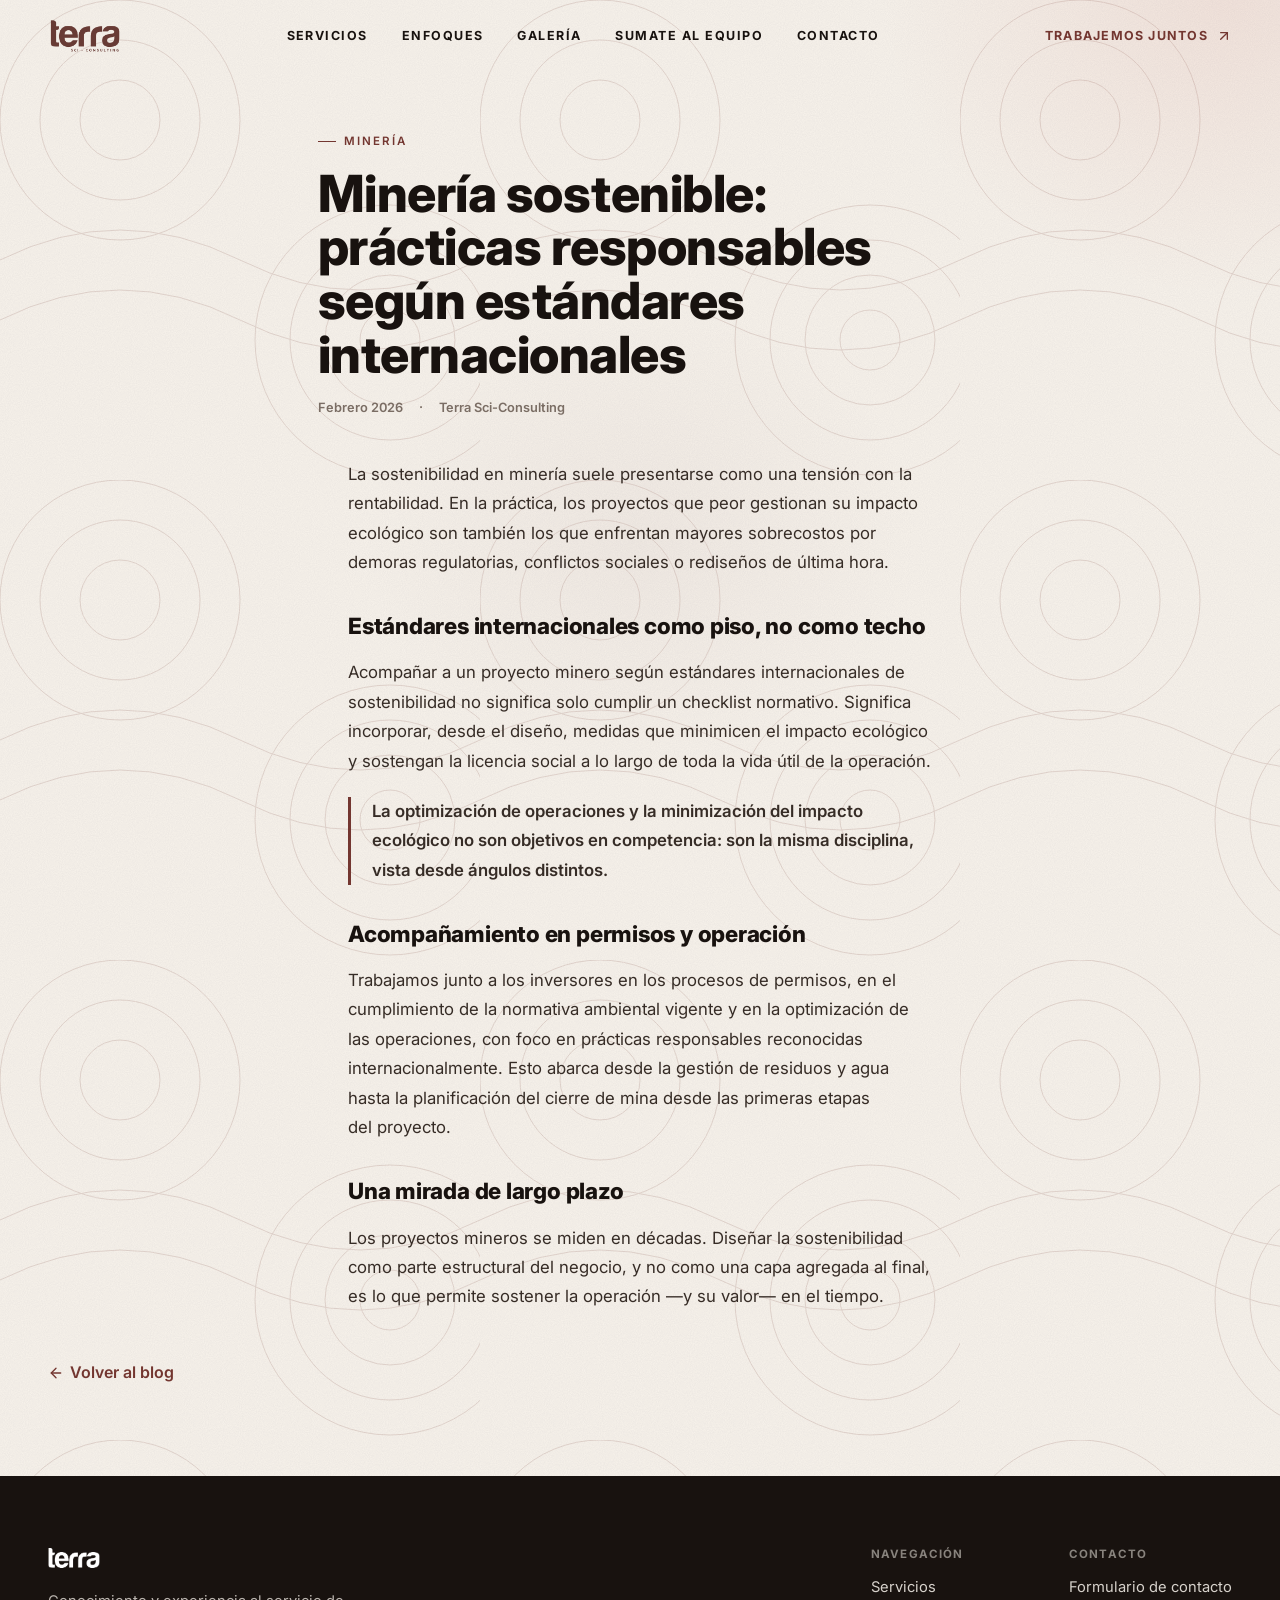
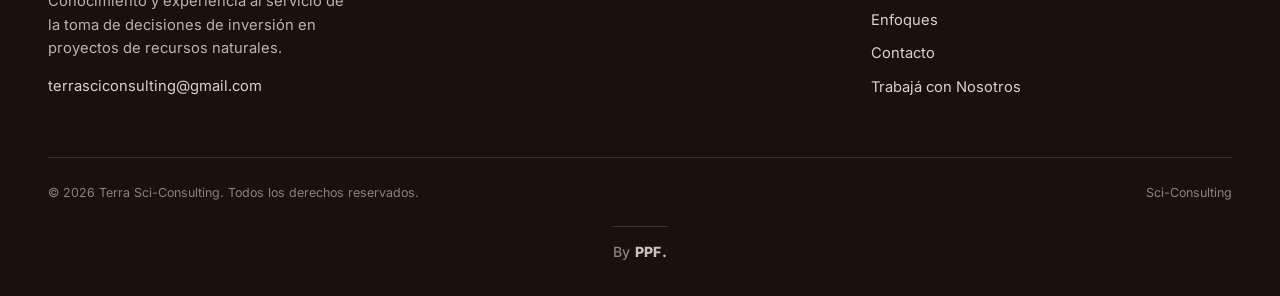
<file: blog-mineria-sostenible.html>
<!DOCTYPE html>
<html lang="es">
<head>
<!-- Google Tag Manager -->
<script>(function(w,d,s,l,i){w[l]=w[l]||[];w[l].push({'gtm.start':
new Date().getTime(),event:'gtm.js'});var f=d.getElementsByTagName(s)[0],
j=d.createElement(s),dl=l!='dataLayer'?'&l='+l:'';j.async=true;j.src=
'https://www.googletagmanager.com/gtm.js?id='+i+dl;f.parentNode.insertBefore(j,f);
})(window,document,'script','dataLayer','GTM-N6H8W8QZ');</script>
<!-- End Google Tag Manager -->
<meta charset="UTF-8" />
<meta name="viewport" content="width=device-width, initial-scale=1.0" />
<title>Minería sostenible: prácticas responsables según estándares internacionales — Terra Sci-Consulting</title>
<meta name="description" content="Cómo alinear operaciones mineras con estándares internacionales de sostenibilidad sin resignar performance." />
<meta name="robots" content="noindex, follow" />
<link rel="canonical" href="https://www.terrasciconsulting.com/blog-mineria-sostenible.html" />
<meta name="theme-color" content="#733630" />

<meta property="og:type" content="article" />
<meta property="og:site_name" content="Terra Sci-Consulting" />
<meta property="og:locale" content="es_AR" />
<meta property="og:title" content="Minería sostenible: prácticas responsables según estándares internacionales — Terra Sci-Consulting" />
<meta property="og:description" content="Cómo alinear operaciones mineras con estándares internacionales de sostenibilidad sin resignar performance." />
<meta property="og:url" content="https://www.terrasciconsulting.com/blog-mineria-sostenible.html" />
<meta property="og:image" content="https://www.terrasciconsulting.com/assets/img/og-cover.jpg" />
<meta property="og:image:width" content="1200" />
<meta property="og:image:height" content="630" />
<meta name="twitter:card" content="summary_large_image" />
<meta name="twitter:title" content="Minería sostenible: prácticas responsables según estándares internacionales — Terra Sci-Consulting" />
<meta name="twitter:description" content="Cómo alinear operaciones mineras con estándares internacionales de sostenibilidad sin resignar performance." />
<meta name="twitter:image" content="https://www.terrasciconsulting.com/assets/img/og-cover.jpg" />

<link rel="icon" type="image/png" sizes="32x32" href="assets/logo/favicon-32.png" />
<link rel="apple-touch-icon" sizes="180x180" href="assets/logo/favicon-180.png" />

<link rel="preconnect" href="https://fonts.googleapis.com">
<link rel="preconnect" href="https://fonts.gstatic.com" crossorigin>
<link rel="stylesheet" href="https://fonts.googleapis.com/css2?family=Inter:wght@400;500;600;700;800&display=swap">

<link rel="stylesheet" href="styles.css?v=20260704a" />
</head>
<body>
<!-- Google Tag Manager (noscript) -->
<noscript><iframe src="https://www.googletagmanager.com/ns.html?id=GTM-N6H8W8QZ"
height="0" width="0" style="display:none;visibility:hidden"></iframe></noscript>
<!-- End Google Tag Manager (noscript) -->
<a class="skip-link" href="#main">Saltar al contenido</a>

<nav class="nav" data-fade-down>
  <div class="container nav-row">
    <a class="nav-logo" href="index.html" aria-label="Terra Sci-Consulting — Inicio">
      <img src="assets/logo/logo.png" alt="Terra Sci-Consulting" />
    </a>
    <div class="nav-links">
      <a class="nav-link" href="index.html#servicios">Servicios</a>
      <a class="nav-link" href="index.html#enfoques">Enfoques</a>
      <a class="nav-link" href="index.html#terreno">Galería</a>
      <a class="nav-link" href="trabaja-con-nosotros.html">Sumate al equipo</a>
      <a class="nav-link" href="contacto.html">Contacto</a>
    </div>
    <a class="nav-cta" href="contacto.html">
      Trabajemos Juntos
      <svg viewBox="0 0 24 24" fill="none" stroke="currentColor" stroke-width="2" stroke-linecap="round" stroke-linejoin="round"><path d="M7 17 17 7"/><path d="M7 7h10v10"/></svg>
    </a>
    <button class="nav-burger" data-menu-open aria-label="Abrir menú">
      <span></span><span></span><span></span>
    </button>
  </div>
</nav>

<div class="nav-mobile" data-mobile-menu data-open="false" aria-hidden="true">
  <div class="nav-mobile-top">
    <a class="nav-logo" href="index.html">
      <img src="assets/logo/logo.png" alt="Terra Sci-Consulting" />
    </a>
    <button class="nav-mobile-close" data-menu-close aria-label="Cerrar menú">
      <svg viewBox="0 0 24 24" fill="none" stroke="currentColor" stroke-width="2" stroke-linecap="round" stroke-linejoin="round"><path d="M18 6 6 18"/><path d="m6 6 12 12"/></svg>
    </button>
  </div>
  <div class="nav-mobile-links">
    <a href="index.html#servicios">Servicios</a>
    <a href="index.html#enfoques">Enfoques</a>
    <a href="index.html#terreno">Galería</a>
    <a href="trabaja-con-nosotros.html">Sumate al equipo</a>
    <a href="contacto.html">Contacto</a>
  </div>
  <a class="nav-mobile-cta" href="contacto.html">
    Trabajemos Juntos
    <svg viewBox="0 0 24 24" fill="none" stroke="currentColor" stroke-width="2" stroke-linecap="round" stroke-linejoin="round"><path d="M7 17 17 7"/><path d="M7 7h10v10"/></svg>
  </a>
</div>

<main id="main">
  <article class="article">
    <div class="container article-head">
      <span class="eyebrow">Minería</span>
      <h1>Minería sostenible: prácticas responsables según estándares internacionales</h1>
      <div class="article-meta">
        <span>Febrero 2026</span>
        <span>·</span>
        <span>Terra Sci-Consulting</span>
      </div>
    </div>

    <div class="container article-body">
      <p>La sostenibilidad en minería suele presentarse como una tensión con la rentabilidad. En la práctica, los proyectos que peor gestionan su impacto ecológico son también los que enfrentan mayores sobrecostos por demoras regulatorias, conflictos sociales o rediseños de última hora.</p>

      <h2>Estándares internacionales como piso, no como techo</h2>
      <p>Acompañar a un proyecto minero según estándares internacionales de sostenibilidad no significa solo cumplir un checklist normativo. Significa incorporar, desde el diseño, medidas que minimicen el impacto ecológico y sostengan la licencia social a lo largo de toda la vida útil de la operación.</p>

      <p class="article-pull">La optimización de operaciones y la minimización del impacto ecológico no son objetivos en competencia: son la misma disciplina, vista desde ángulos distintos.</p>

      <h2>Acompañamiento en permisos y operación</h2>
      <p>Trabajamos junto a los inversores en los procesos de permisos, en el cumplimiento de la normativa ambiental vigente y en la optimización de las operaciones, con foco en prácticas responsables reconocidas internacionalmente. Esto abarca desde la gestión de residuos y agua hasta la planificación del cierre de mina desde las primeras etapas del proyecto.</p>

      <h2>Una mirada de largo plazo</h2>
      <p>Los proyectos mineros se miden en décadas. Diseñar la sostenibilidad como parte estructural del negocio, y no como una capa agregada al final, es lo que permite sostener la operación —y su valor— en el tiempo.</p>
    </div>

    <div class="container">
      <a class="link-arrow article-back" href="blog.html">
        <svg viewBox="0 0 24 24" fill="none" stroke="currentColor" stroke-width="2" stroke-linecap="round" stroke-linejoin="round" style="transform:rotate(225deg)"><path d="M7 17 17 7"/><path d="M7 7h10v10"/></svg>
        Volver al blog
      </a>
    </div>
  </article>
</main>

<footer class="footer">
  <div class="container">
    <div class="footer-top">
      <div class="footer-brand">
        <img src="assets/logo/terra-logo-white.png" alt="Terra Sci-Consulting" />
        <p class="footer-tag">Conocimiento y experiencia al servicio de la toma de decisiones de inversión en proyectos de recursos naturales.</p>
        <a class="footer-email" href="mailto:terrasciconsulting@gmail.com">terrasciconsulting@gmail.com</a>
      </div>
      <div class="footer-cols">
        <div class="footer-col">
          <h4>Navegación</h4>
          <a href="index.html#servicios">Servicios</a>
          <a href="index.html#enfoques">Enfoques</a>
          <a href="contacto.html">Contacto</a>
          <a href="trabaja-con-nosotros.html">Trabajá con Nosotros</a>
        </div>
        <div class="footer-col">
          <h4>Contacto</h4>
          <a href="contacto.html">Formulario de contacto</a>
        </div>
      </div>
    </div>
    <div class="footer-bottom">
      <span>© 2026 Terra Sci-Consulting. Todos los derechos reservados.</span>
      <span>Sci-Consulting</span>
    </div>
    <div class="footer-credit">
      <div class="footer-credit-rule"></div>
      <p>By <strong>PPF.</strong></p>
    </div>
  </div>
</footer>

<script defer src="lib/gsap.min.js"></script>
<script defer src="lib/ScrollTrigger.min.js"></script>
<script defer src="lib/manifest.js?v=20260703d"></script>
<script defer src="main.js?v=20260703d"></script>
</body>
</html>
</file>
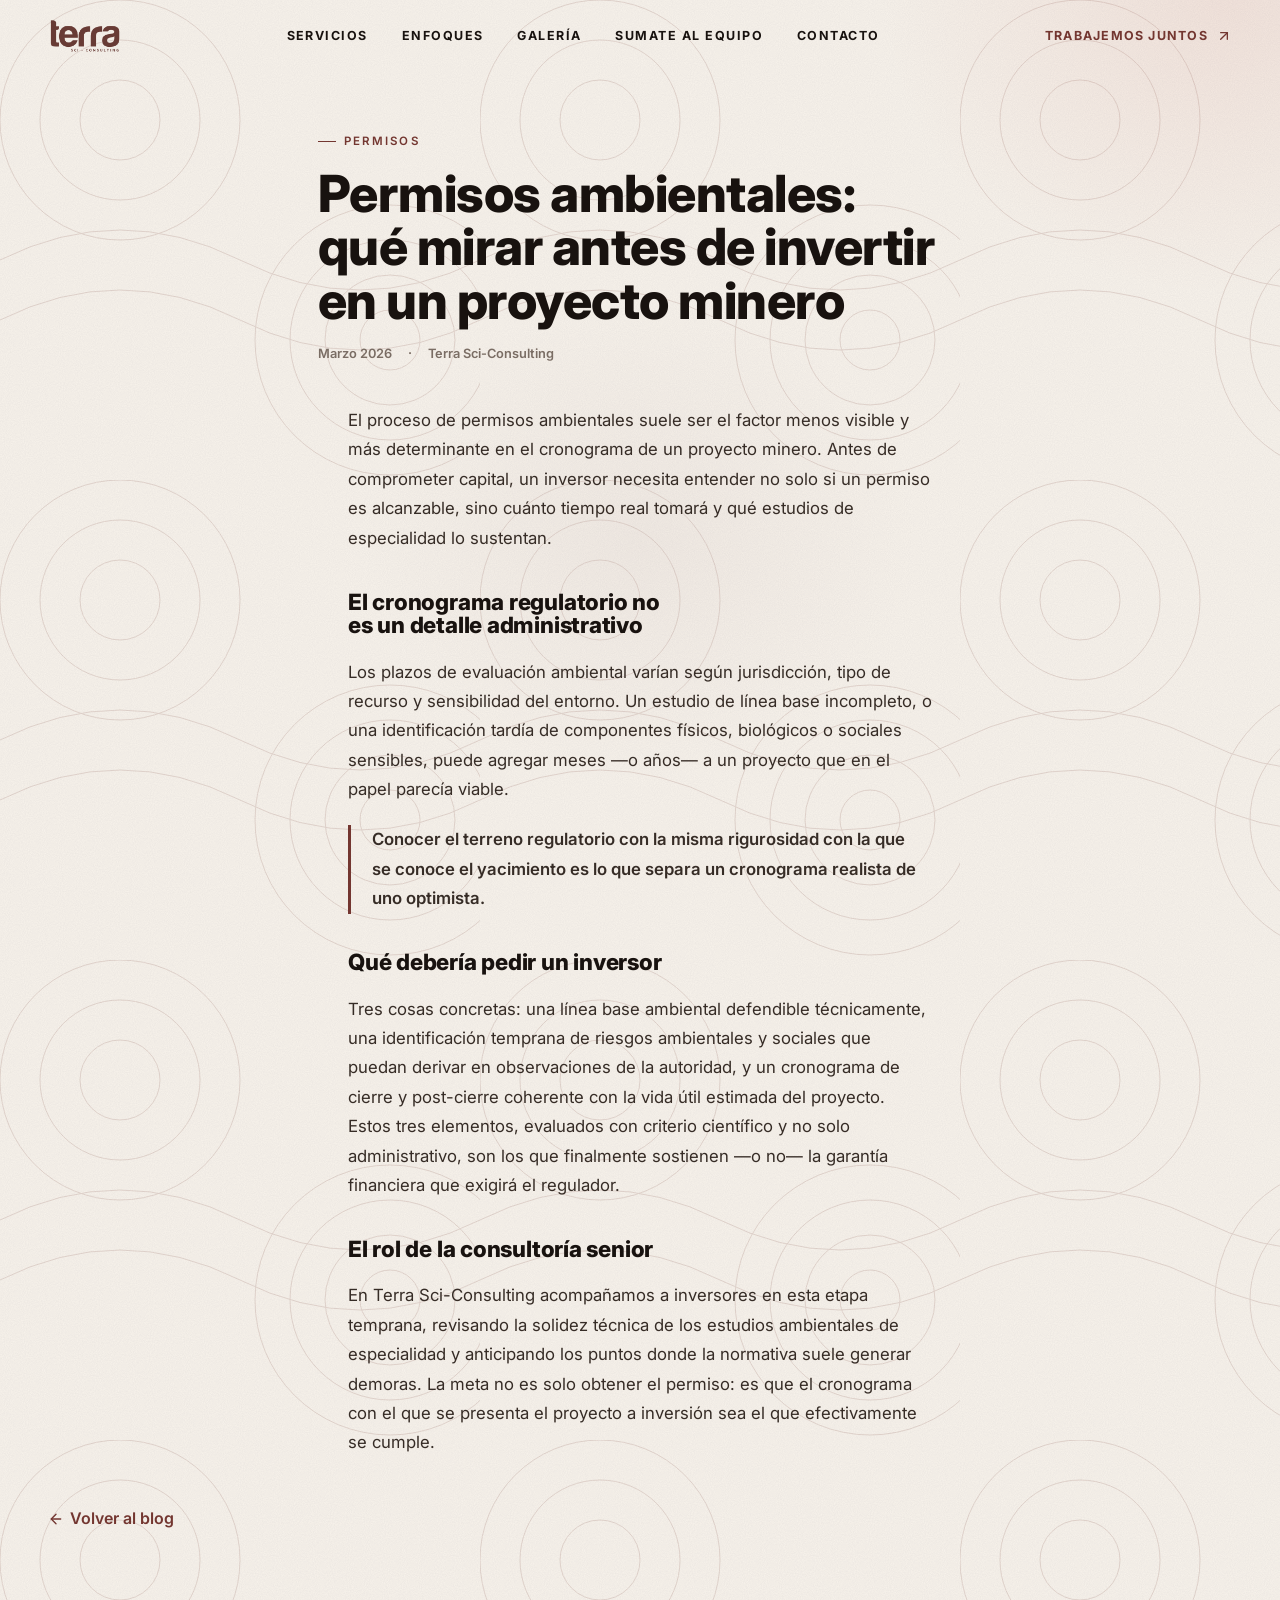
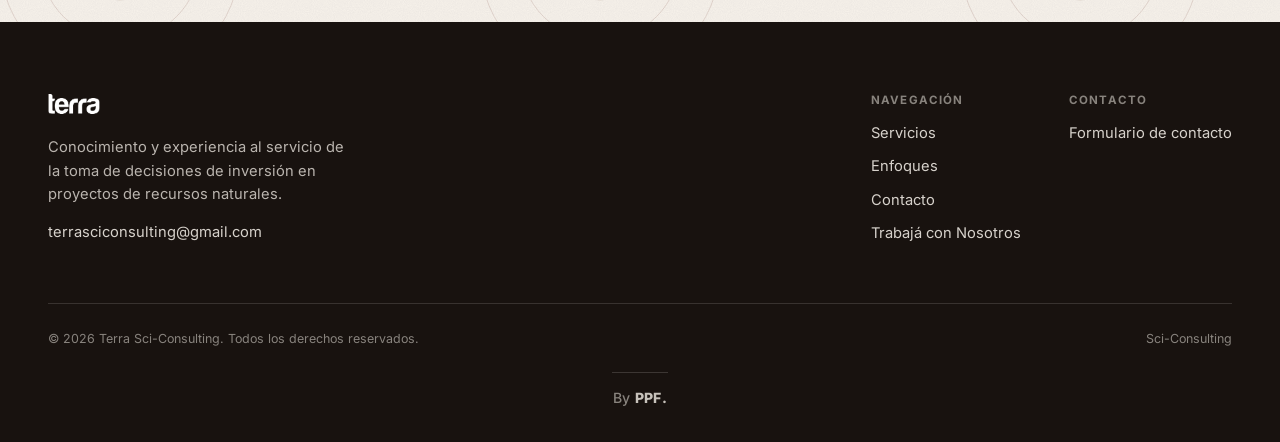
<file: blog-permisos-ambientales.html>
<!DOCTYPE html>
<html lang="es">
<head>
<!-- Google Tag Manager -->
<script>(function(w,d,s,l,i){w[l]=w[l]||[];w[l].push({'gtm.start':
new Date().getTime(),event:'gtm.js'});var f=d.getElementsByTagName(s)[0],
j=d.createElement(s),dl=l!='dataLayer'?'&l='+l:'';j.async=true;j.src=
'https://www.googletagmanager.com/gtm.js?id='+i+dl;f.parentNode.insertBefore(j,f);
})(window,document,'script','dataLayer','GTM-N6H8W8QZ');</script>
<!-- End Google Tag Manager -->
<meta charset="UTF-8" />
<meta name="viewport" content="width=device-width, initial-scale=1.0" />
<title>Permisos ambientales: qué mirar antes de invertir en un proyecto minero — Terra Sci-Consulting</title>
<meta name="description" content="Los puntos clave que un inversor debería revisar en el proceso de permisos ambientales de un proyecto minero." />
<meta name="robots" content="noindex, follow" />
<link rel="canonical" href="https://www.terrasciconsulting.com/blog-permisos-ambientales.html" />
<meta name="theme-color" content="#733630" />

<meta property="og:type" content="article" />
<meta property="og:site_name" content="Terra Sci-Consulting" />
<meta property="og:locale" content="es_AR" />
<meta property="og:title" content="Permisos ambientales: qué mirar antes de invertir en un proyecto minero — Terra Sci-Consulting" />
<meta property="og:description" content="Los puntos clave que un inversor debería revisar en el proceso de permisos ambientales de un proyecto minero." />
<meta property="og:url" content="https://www.terrasciconsulting.com/blog-permisos-ambientales.html" />
<meta property="og:image" content="https://www.terrasciconsulting.com/assets/img/og-cover.jpg" />
<meta property="og:image:width" content="1200" />
<meta property="og:image:height" content="630" />
<meta name="twitter:card" content="summary_large_image" />
<meta name="twitter:title" content="Permisos ambientales: qué mirar antes de invertir en un proyecto minero — Terra Sci-Consulting" />
<meta name="twitter:description" content="Los puntos clave que un inversor debería revisar en el proceso de permisos ambientales de un proyecto minero." />
<meta name="twitter:image" content="https://www.terrasciconsulting.com/assets/img/og-cover.jpg" />

<link rel="icon" type="image/png" sizes="32x32" href="assets/logo/favicon-32.png" />
<link rel="apple-touch-icon" sizes="180x180" href="assets/logo/favicon-180.png" />

<link rel="preconnect" href="https://fonts.googleapis.com">
<link rel="preconnect" href="https://fonts.gstatic.com" crossorigin>
<link rel="stylesheet" href="https://fonts.googleapis.com/css2?family=Inter:wght@400;500;600;700;800&display=swap">

<link rel="stylesheet" href="styles.css?v=20260704a" />
</head>
<body>
<!-- Google Tag Manager (noscript) -->
<noscript><iframe src="https://www.googletagmanager.com/ns.html?id=GTM-N6H8W8QZ"
height="0" width="0" style="display:none;visibility:hidden"></iframe></noscript>
<!-- End Google Tag Manager (noscript) -->
<a class="skip-link" href="#main">Saltar al contenido</a>

<nav class="nav" data-fade-down>
  <div class="container nav-row">
    <a class="nav-logo" href="index.html" aria-label="Terra Sci-Consulting — Inicio">
      <img src="assets/logo/logo.png" alt="Terra Sci-Consulting" />
    </a>
    <div class="nav-links">
      <a class="nav-link" href="index.html#servicios">Servicios</a>
      <a class="nav-link" href="index.html#enfoques">Enfoques</a>
      <a class="nav-link" href="index.html#terreno">Galería</a>
      <a class="nav-link" href="trabaja-con-nosotros.html">Sumate al equipo</a>
      <a class="nav-link" href="contacto.html">Contacto</a>
    </div>
    <a class="nav-cta" href="contacto.html">
      Trabajemos Juntos
      <svg viewBox="0 0 24 24" fill="none" stroke="currentColor" stroke-width="2" stroke-linecap="round" stroke-linejoin="round"><path d="M7 17 17 7"/><path d="M7 7h10v10"/></svg>
    </a>
    <button class="nav-burger" data-menu-open aria-label="Abrir menú">
      <span></span><span></span><span></span>
    </button>
  </div>
</nav>

<div class="nav-mobile" data-mobile-menu data-open="false" aria-hidden="true">
  <div class="nav-mobile-top">
    <a class="nav-logo" href="index.html">
      <img src="assets/logo/logo.png" alt="Terra Sci-Consulting" />
    </a>
    <button class="nav-mobile-close" data-menu-close aria-label="Cerrar menú">
      <svg viewBox="0 0 24 24" fill="none" stroke="currentColor" stroke-width="2" stroke-linecap="round" stroke-linejoin="round"><path d="M18 6 6 18"/><path d="m6 6 12 12"/></svg>
    </button>
  </div>
  <div class="nav-mobile-links">
    <a href="index.html#servicios">Servicios</a>
    <a href="index.html#enfoques">Enfoques</a>
    <a href="index.html#terreno">Galería</a>
    <a href="trabaja-con-nosotros.html">Sumate al equipo</a>
    <a href="contacto.html">Contacto</a>
  </div>
  <a class="nav-mobile-cta" href="contacto.html">
    Trabajemos Juntos
    <svg viewBox="0 0 24 24" fill="none" stroke="currentColor" stroke-width="2" stroke-linecap="round" stroke-linejoin="round"><path d="M7 17 17 7"/><path d="M7 7h10v10"/></svg>
  </a>
</div>

<main id="main">
  <article class="article">
    <div class="container article-head">
      <span class="eyebrow">Permisos</span>
      <h1>Permisos ambientales: qué mirar antes de invertir en un proyecto minero</h1>
      <div class="article-meta">
        <span>Marzo 2026</span>
        <span>·</span>
        <span>Terra Sci-Consulting</span>
      </div>
    </div>

    <div class="container article-body">
      <p>El proceso de permisos ambientales suele ser el factor menos visible y más determinante en el cronograma de un proyecto minero. Antes de comprometer capital, un inversor necesita entender no solo si un permiso es alcanzable, sino cuánto tiempo real tomará y qué estudios de especialidad lo sustentan.</p>

      <h2>El cronograma regulatorio no es un detalle administrativo</h2>
      <p>Los plazos de evaluación ambiental varían según jurisdicción, tipo de recurso y sensibilidad del entorno. Un estudio de línea base incompleto, o una identificación tardía de componentes físicos, biológicos o sociales sensibles, puede agregar meses —o años— a un proyecto que en el papel parecía viable.</p>

      <p class="article-pull">Conocer el terreno regulatorio con la misma rigurosidad con la que se conoce el yacimiento es lo que separa un cronograma realista de uno optimista.</p>

      <h2>Qué debería pedir un inversor</h2>
      <p>Tres cosas concretas: una línea base ambiental defendible técnicamente, una identificación temprana de riesgos ambientales y sociales que puedan derivar en observaciones de la autoridad, y un cronograma de cierre y post-cierre coherente con la vida útil estimada del proyecto. Estos tres elementos, evaluados con criterio científico y no solo administrativo, son los que finalmente sostienen —o no— la garantía financiera que exigirá el regulador.</p>

      <h2>El rol de la consultoría senior</h2>
      <p>En Terra Sci-Consulting acompañamos a inversores en esta etapa temprana, revisando la solidez técnica de los estudios ambientales de especialidad y anticipando los puntos donde la normativa suele generar demoras. La meta no es solo obtener el permiso: es que el cronograma con el que se presenta el proyecto a inversión sea el que efectivamente se cumple.</p>
    </div>

    <div class="container">
      <a class="link-arrow article-back" href="blog.html">
        <svg viewBox="0 0 24 24" fill="none" stroke="currentColor" stroke-width="2" stroke-linecap="round" stroke-linejoin="round" style="transform:rotate(225deg)"><path d="M7 17 17 7"/><path d="M7 7h10v10"/></svg>
        Volver al blog
      </a>
    </div>
  </article>
</main>

<footer class="footer">
  <div class="container">
    <div class="footer-top">
      <div class="footer-brand">
        <img src="assets/logo/terra-logo-white.png" alt="Terra Sci-Consulting" />
        <p class="footer-tag">Conocimiento y experiencia al servicio de la toma de decisiones de inversión en proyectos de recursos naturales.</p>
        <a class="footer-email" href="mailto:terrasciconsulting@gmail.com">terrasciconsulting@gmail.com</a>
      </div>
      <div class="footer-cols">
        <div class="footer-col">
          <h4>Navegación</h4>
          <a href="index.html#servicios">Servicios</a>
          <a href="index.html#enfoques">Enfoques</a>
          <a href="contacto.html">Contacto</a>
          <a href="trabaja-con-nosotros.html">Trabajá con Nosotros</a>
        </div>
        <div class="footer-col">
          <h4>Contacto</h4>
          <a href="contacto.html">Formulario de contacto</a>
        </div>
      </div>
    </div>
    <div class="footer-bottom">
      <span>© 2026 Terra Sci-Consulting. Todos los derechos reservados.</span>
      <span>Sci-Consulting</span>
    </div>
    <div class="footer-credit">
      <div class="footer-credit-rule"></div>
      <p>By <strong>PPF.</strong></p>
    </div>
  </div>
</footer>

<script defer src="lib/gsap.min.js"></script>
<script defer src="lib/ScrollTrigger.min.js"></script>
<script defer src="lib/manifest.js?v=20260703d"></script>
<script defer src="main.js?v=20260703d"></script>
</body>
</html>
</file>
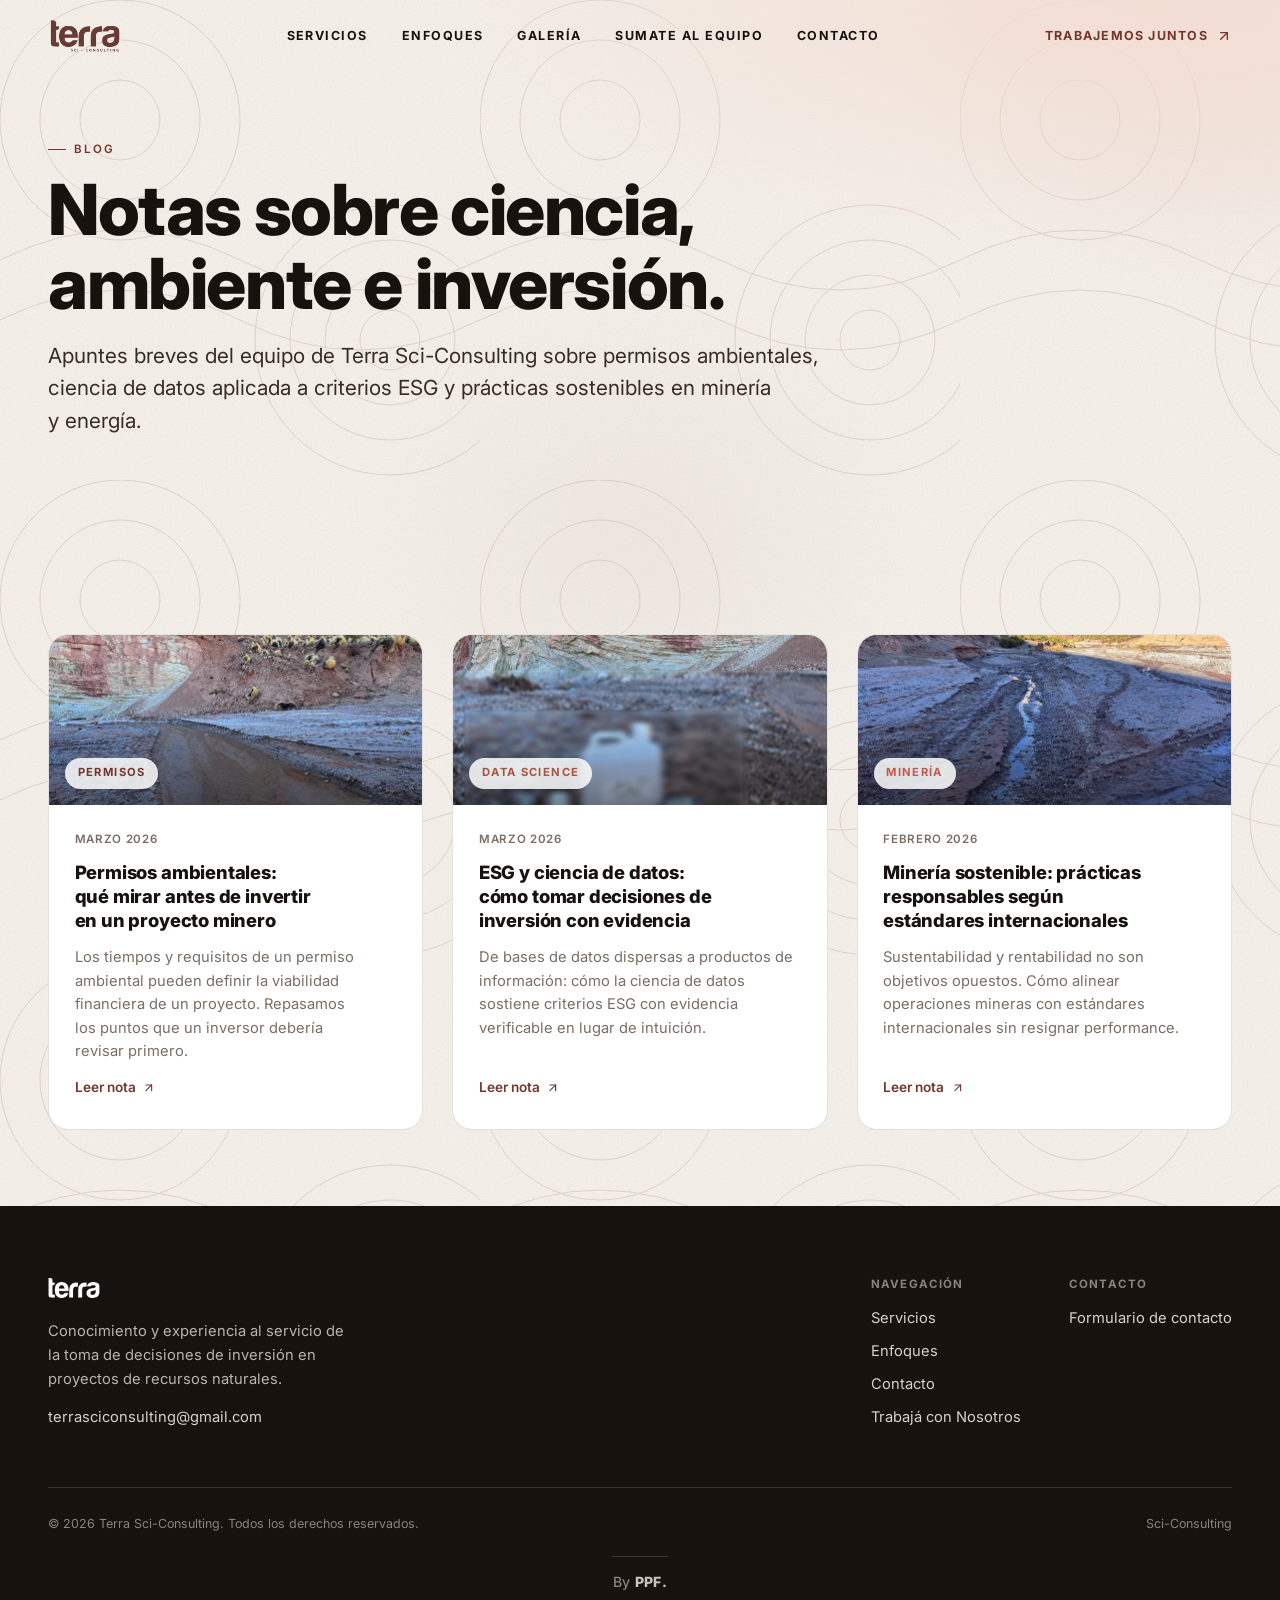
<file: blog.html>
<!DOCTYPE html>
<html lang="es">
<head>
<!-- Google Tag Manager -->
<script>(function(w,d,s,l,i){w[l]=w[l]||[];w[l].push({'gtm.start':
new Date().getTime(),event:'gtm.js'});var f=d.getElementsByTagName(s)[0],
j=d.createElement(s),dl=l!='dataLayer'?'&l='+l:'';j.async=true;j.src=
'https://www.googletagmanager.com/gtm.js?id='+i+dl;f.parentNode.insertBefore(j,f);
})(window,document,'script','dataLayer','GTM-N6H8W8QZ');</script>
<!-- End Google Tag Manager -->
<meta charset="UTF-8" />
<meta name="viewport" content="width=device-width, initial-scale=1.0" />
<title>Blog — Terra Sci-Consulting</title>
<meta name="description" content="Notas de Terra Sci-Consulting sobre permisos ambientales, ciencia de datos aplicada a ESG y minería sostenible." />
<meta name="robots" content="noindex, follow" />
<link rel="canonical" href="https://www.terrasciconsulting.com/blog.html" />
<meta name="theme-color" content="#733630" />

<meta property="og:type" content="website" />
<meta property="og:site_name" content="Terra Sci-Consulting" />
<meta property="og:locale" content="es_AR" />
<meta property="og:title" content="Blog — Terra Sci-Consulting" />
<meta property="og:description" content="Notas de Terra Sci-Consulting sobre permisos ambientales, ciencia de datos aplicada a ESG y minería sostenible." />
<meta property="og:url" content="https://www.terrasciconsulting.com/blog.html" />
<meta property="og:image" content="https://www.terrasciconsulting.com/assets/img/og-cover.jpg" />
<meta property="og:image:width" content="1200" />
<meta property="og:image:height" content="630" />
<meta name="twitter:card" content="summary_large_image" />
<meta name="twitter:title" content="Blog — Terra Sci-Consulting" />
<meta name="twitter:description" content="Notas de Terra Sci-Consulting sobre permisos ambientales, ciencia de datos aplicada a ESG y minería sostenible." />
<meta name="twitter:image" content="https://www.terrasciconsulting.com/assets/img/og-cover.jpg" />

<link rel="icon" type="image/png" sizes="32x32" href="assets/logo/favicon-32.png" />
<link rel="apple-touch-icon" sizes="180x180" href="assets/logo/favicon-180.png" />

<link rel="preconnect" href="https://fonts.googleapis.com">
<link rel="preconnect" href="https://fonts.gstatic.com" crossorigin>
<link rel="stylesheet" href="https://fonts.googleapis.com/css2?family=Inter:wght@400;500;600;700;800&display=swap">

<link rel="stylesheet" href="styles.css?v=20260704a" />
</head>
<body>
<!-- Google Tag Manager (noscript) -->
<noscript><iframe src="https://www.googletagmanager.com/ns.html?id=GTM-N6H8W8QZ"
height="0" width="0" style="display:none;visibility:hidden"></iframe></noscript>
<!-- End Google Tag Manager (noscript) -->
<a class="skip-link" href="#main">Saltar al contenido</a>

<nav class="nav" data-fade-down>
  <div class="container nav-row">
    <a class="nav-logo" href="index.html" aria-label="Terra Sci-Consulting — Inicio">
      <img src="assets/logo/logo.png" alt="Terra Sci-Consulting" />
    </a>
    <div class="nav-links">
      <a class="nav-link" href="index.html#servicios">Servicios</a>
      <a class="nav-link" href="index.html#enfoques">Enfoques</a>
      <a class="nav-link" href="index.html#terreno">Galería</a>
      <a class="nav-link" href="trabaja-con-nosotros.html">Sumate al equipo</a>
      <a class="nav-link" href="contacto.html">Contacto</a>
    </div>
    <a class="nav-cta" href="contacto.html">
      Trabajemos Juntos
      <svg viewBox="0 0 24 24" fill="none" stroke="currentColor" stroke-width="2" stroke-linecap="round" stroke-linejoin="round"><path d="M7 17 17 7"/><path d="M7 7h10v10"/></svg>
    </a>
    <button class="nav-burger" data-menu-open aria-label="Abrir menú">
      <span></span><span></span><span></span>
    </button>
  </div>
</nav>

<div class="nav-mobile" data-mobile-menu data-open="false" aria-hidden="true">
  <div class="nav-mobile-top">
    <a class="nav-logo" href="index.html">
      <img src="assets/logo/logo.png" alt="Terra Sci-Consulting" />
    </a>
    <button class="nav-mobile-close" data-menu-close aria-label="Cerrar menú">
      <svg viewBox="0 0 24 24" fill="none" stroke="currentColor" stroke-width="2" stroke-linecap="round" stroke-linejoin="round"><path d="M18 6 6 18"/><path d="m6 6 12 12"/></svg>
    </button>
  </div>
  <div class="nav-mobile-links">
    <a href="index.html#servicios">Servicios</a>
    <a href="index.html#enfoques">Enfoques</a>
    <a href="index.html#terreno">Galería</a>
    <a href="trabaja-con-nosotros.html">Sumate al equipo</a>
    <a href="contacto.html">Contacto</a>
  </div>
  <a class="nav-mobile-cta" href="contacto.html">
    Trabajemos Juntos
    <svg viewBox="0 0 24 24" fill="none" stroke="currentColor" stroke-width="2" stroke-linecap="round" stroke-linejoin="round"><path d="M7 17 17 7"/><path d="M7 7h10v10"/></svg>
  </a>
</div>

<main id="main">
  <header class="page-hero">
    <div class="container">
      <span class="eyebrow">Blog</span>
      <h1>Notas sobre ciencia, ambiente e inversión.</h1>
      <p class="lede" style="margin-top:1.2rem;">
        Apuntes breves del equipo de Terra Sci-Consulting sobre permisos ambientales, ciencia de datos aplicada a criterios ESG y prácticas sostenibles en minería y energía.
      </p>
    </div>
  </header>

  <section class="section-tight">
    <div class="container">
      <div class="blog-grid">
        <article class="blog-card" data-reveal>
          <div class="blog-card-media"><img src="assets/img/blog-permisos.jpg" alt="Formación rocosa en una quebrada del noroeste argentino" loading="lazy" decoding="async" /><span>Permisos</span></div>
          <div class="blog-card-body">
            <span class="blog-card-date">Marzo 2026</span>
            <h3>Permisos ambientales: qué mirar antes de invertir en un proyecto minero</h3>
            <p>Los tiempos y requisitos de un permiso ambiental pueden definir la viabilidad financiera de un proyecto. Repasamos los puntos que un inversor debería revisar primero.</p>
            <a class="link-arrow" href="blog-permisos-ambientales.html">
              Leer nota
              <svg viewBox="0 0 24 24" fill="none" stroke="currentColor" stroke-width="2" stroke-linecap="round" stroke-linejoin="round"><path d="M7 17 17 7"/><path d="M7 7h10v10"/></svg>
            </a>
          </div>
        </article>

        <article class="blog-card" data-reveal style="transition-delay:.08s">
          <div class="blog-card-media"><img src="assets/img/blog-datos.jpg" alt="Toma de muestras en terreno para análisis de laboratorio" loading="lazy" decoding="async" /><span>Data Science</span></div>
          <div class="blog-card-body">
            <span class="blog-card-date">Marzo 2026</span>
            <h3>ESG y ciencia de datos: cómo tomar decisiones de inversión con evidencia</h3>
            <p>De bases de datos dispersas a productos de información: cómo la ciencia de datos sostiene criterios ESG con evidencia verificable en lugar de intuición.</p>
            <a class="link-arrow" href="blog-esg-ciencia-datos.html">
              Leer nota
              <svg viewBox="0 0 24 24" fill="none" stroke="currentColor" stroke-width="2" stroke-linecap="round" stroke-linejoin="round"><path d="M7 17 17 7"/><path d="M7 7h10v10"/></svg>
            </a>
          </div>
        </article>

        <article class="blog-card" data-reveal style="transition-delay:.16s">
          <div class="blog-card-media"><img src="assets/img/blog-mineria.jpg" alt="Camino de acceso en zona de exploración minera" loading="lazy" decoding="async" /><span>Minería</span></div>
          <div class="blog-card-body">
            <span class="blog-card-date">Febrero 2026</span>
            <h3>Minería sostenible: prácticas responsables según estándares internacionales</h3>
            <p>Sustentabilidad y rentabilidad no son objetivos opuestos. Cómo alinear operaciones mineras con estándares internacionales sin resignar performance.</p>
            <a class="link-arrow" href="blog-mineria-sostenible.html">
              Leer nota
              <svg viewBox="0 0 24 24" fill="none" stroke="currentColor" stroke-width="2" stroke-linecap="round" stroke-linejoin="round"><path d="M7 17 17 7"/><path d="M7 7h10v10"/></svg>
            </a>
          </div>
        </article>
      </div>
    </div>
  </section>
</main>

<footer class="footer">
  <div class="container">
    <div class="footer-top">
      <div class="footer-brand">
        <img src="assets/logo/terra-logo-white.png" alt="Terra Sci-Consulting" />
        <p class="footer-tag">Conocimiento y experiencia al servicio de la toma de decisiones de inversión en proyectos de recursos naturales.</p>
        <a class="footer-email" href="mailto:terrasciconsulting@gmail.com">terrasciconsulting@gmail.com</a>
      </div>
      <div class="footer-cols">
        <div class="footer-col">
          <h4>Navegación</h4>
          <a href="index.html#servicios">Servicios</a>
          <a href="index.html#enfoques">Enfoques</a>
          <a href="contacto.html">Contacto</a>
          <a href="trabaja-con-nosotros.html">Trabajá con Nosotros</a>
        </div>
        <div class="footer-col">
          <h4>Contacto</h4>
          <a href="contacto.html">Formulario de contacto</a>
        </div>
      </div>
    </div>
    <div class="footer-bottom">
      <span>© 2026 Terra Sci-Consulting. Todos los derechos reservados.</span>
      <span>Sci-Consulting</span>
    </div>
    <div class="footer-credit">
      <div class="footer-credit-rule"></div>
      <p>By <strong>PPF.</strong></p>
    </div>
  </div>
</footer>

<script defer src="lib/gsap.min.js"></script>
<script defer src="lib/ScrollTrigger.min.js"></script>
<script defer src="lib/manifest.js?v=20260703d"></script>
<script defer src="main.js?v=20260703d"></script>
</body>
</html>
</file>
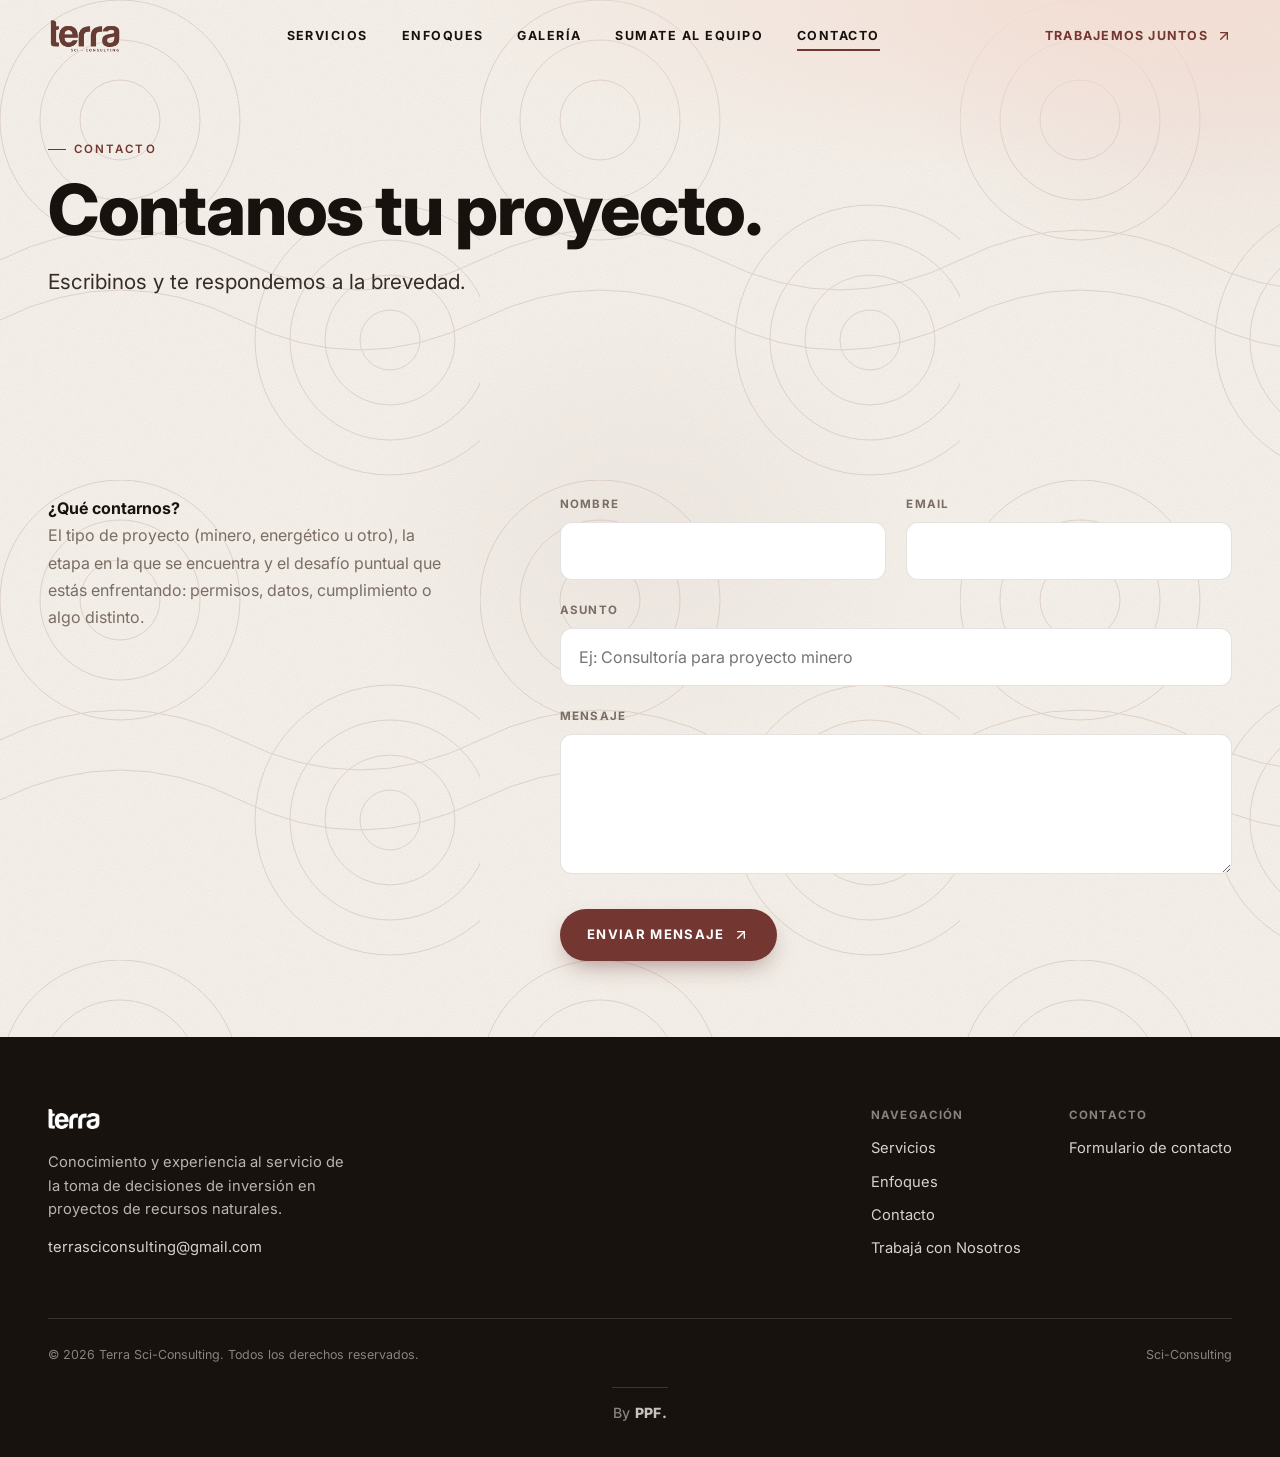
<file: contacto.html>
<!DOCTYPE html>
<html lang="es">
<head>
<!-- Google Tag Manager -->
<script>(function(w,d,s,l,i){w[l]=w[l]||[];w[l].push({'gtm.start':
new Date().getTime(),event:'gtm.js'});var f=d.getElementsByTagName(s)[0],
j=d.createElement(s),dl=l!='dataLayer'?'&l='+l:'';j.async=true;j.src=
'https://www.googletagmanager.com/gtm.js?id='+i+dl;f.parentNode.insertBefore(j,f);
})(window,document,'script','dataLayer','GTM-N6H8W8QZ');</script>
<!-- End Google Tag Manager -->
<meta charset="UTF-8" />
<meta name="viewport" content="width=device-width, initial-scale=1.0" />
<title>Contacto — Terra Sci-Consulting</title>
<meta name="description" content="Contanos tu proyecto de recursos naturales y te respondemos a la brevedad." />
<link rel="canonical" href="https://www.terrasciconsulting.com/contacto.html" />
<meta name="theme-color" content="#733630" />

<meta property="og:type" content="website" />
<meta property="og:site_name" content="Terra Sci-Consulting" />
<meta property="og:locale" content="es_AR" />
<meta property="og:title" content="Contacto — Terra Sci-Consulting" />
<meta property="og:description" content="Contanos tu proyecto de recursos naturales y te respondemos a la brevedad." />
<meta property="og:url" content="https://www.terrasciconsulting.com/contacto.html" />
<meta property="og:image" content="https://www.terrasciconsulting.com/assets/img/og-cover.jpg" />
<meta property="og:image:width" content="1200" />
<meta property="og:image:height" content="630" />
<meta name="twitter:card" content="summary_large_image" />
<meta name="twitter:title" content="Contacto — Terra Sci-Consulting" />
<meta name="twitter:description" content="Contanos tu proyecto de recursos naturales y te respondemos a la brevedad." />
<meta name="twitter:image" content="https://www.terrasciconsulting.com/assets/img/og-cover.jpg" />

<link rel="icon" type="image/png" sizes="32x32" href="assets/logo/favicon-32.png" />
<link rel="apple-touch-icon" sizes="180x180" href="assets/logo/favicon-180.png" />

<link rel="preconnect" href="https://fonts.googleapis.com">
<link rel="preconnect" href="https://fonts.gstatic.com" crossorigin>
<link rel="stylesheet" href="https://fonts.googleapis.com/css2?family=Inter:wght@400;500;600;700;800&display=swap">

<link rel="stylesheet" href="styles.css?v=20260704a" />
</head>
<body>
<!-- Google Tag Manager (noscript) -->
<noscript><iframe src="https://www.googletagmanager.com/ns.html?id=GTM-N6H8W8QZ"
height="0" width="0" style="display:none;visibility:hidden"></iframe></noscript>
<!-- End Google Tag Manager (noscript) -->
<a class="skip-link" href="#main">Saltar al contenido</a>

<nav class="nav" data-fade-down>
  <div class="container nav-row">
    <a class="nav-logo" href="index.html" aria-label="Terra Sci-Consulting — Inicio">
      <img src="assets/logo/logo.png" alt="Terra Sci-Consulting" />
    </a>
    <div class="nav-links">
      <a class="nav-link" href="index.html#servicios">Servicios</a>
      <a class="nav-link" href="index.html#enfoques">Enfoques</a>
      <a class="nav-link" href="index.html#terreno">Galería</a>
      <a class="nav-link" href="trabaja-con-nosotros.html">Sumate al equipo</a>
      <a class="nav-link is-active" href="contacto.html">Contacto</a>
    </div>
    <a class="nav-cta" href="contacto.html">
      Trabajemos Juntos
      <svg viewBox="0 0 24 24" fill="none" stroke="currentColor" stroke-width="2" stroke-linecap="round" stroke-linejoin="round"><path d="M7 17 17 7"/><path d="M7 7h10v10"/></svg>
    </a>
    <button class="nav-burger" data-menu-open aria-label="Abrir menú">
      <span></span><span></span><span></span>
    </button>
  </div>
</nav>

<div class="nav-mobile" data-mobile-menu data-open="false" aria-hidden="true">
  <div class="nav-mobile-top">
    <a class="nav-logo" href="index.html">
      <img src="assets/logo/logo.png" alt="Terra Sci-Consulting" />
    </a>
    <button class="nav-mobile-close" data-menu-close aria-label="Cerrar menú">
      <svg viewBox="0 0 24 24" fill="none" stroke="currentColor" stroke-width="2" stroke-linecap="round" stroke-linejoin="round"><path d="M18 6 6 18"/><path d="m6 6 12 12"/></svg>
    </button>
  </div>
  <div class="nav-mobile-links">
    <a href="index.html#servicios">Servicios</a>
    <a href="index.html#enfoques">Enfoques</a>
    <a href="index.html#terreno">Galería</a>
    <a href="trabaja-con-nosotros.html">Sumate al equipo</a>
    <a href="contacto.html">Contacto</a>
  </div>
  <a class="nav-mobile-cta" href="contacto.html">
    Trabajemos Juntos
    <svg viewBox="0 0 24 24" fill="none" stroke="currentColor" stroke-width="2" stroke-linecap="round" stroke-linejoin="round"><path d="M7 17 17 7"/><path d="M7 7h10v10"/></svg>
  </a>
</div>

<main id="main">
  <header class="page-hero">
    <div class="container">
      <span class="eyebrow">Contacto</span>
      <h1>Contanos tu proyecto.</h1>
      <p class="lede" style="margin-top:1.2rem;">
        Escribinos y te respondemos a la brevedad.
      </p>
    </div>
  </header>

  <section class="section-tight">
    <div class="container">
      <div class="contact-wrap">
        <div data-reveal>
          <p class="contact-note">
            <strong>¿Qué contarnos?</strong><br>
            El tipo de proyecto (minero, energético u otro), la etapa en la que se encuentra y el desafío puntual que estás enfrentando: permisos, datos, cumplimiento o algo distinto.
          </p>
        </div>

        <form class="contact-form" data-contact-form novalidate data-reveal style="transition-delay:.08s">
          <input type="hidden" name="access_key" value="d1719059-b738-4219-8c08-4e2351d504eb" />
          <input type="checkbox" name="botcheck" class="sr-only" tabindex="-1" autocomplete="off" />
          <div class="contact-form-row">
            <div class="field">
              <label for="name">Nombre</label>
              <input type="text" id="name" name="name" required autocomplete="name" />
            </div>
            <div class="field">
              <label for="email">Email</label>
              <input type="email" id="email" name="email" required autocomplete="email" />
            </div>
          </div>
          <div class="field">
            <label for="subject">Asunto</label>
            <input type="text" id="subject" name="subject" required placeholder="Ej: Consultoría para proyecto minero" />
          </div>
          <div class="field">
            <label for="message">Mensaje</label>
            <textarea id="message" name="message" required></textarea>
          </div>
          <button type="submit" class="btn btn-primary">
            <span class="btn-label">Enviar mensaje</span>
            <svg viewBox="0 0 24 24" width="16" height="16" fill="none" stroke="currentColor" stroke-width="2" stroke-linecap="round" stroke-linejoin="round"><path d="M7 17 17 7"/><path d="M7 7h10v10"/></svg>
          </button>
          <p class="contact-result" data-contact-note></p>
        </form>
      </div>
    </div>
  </section>
</main>

<footer class="footer">
  <div class="container">
    <div class="footer-top">
      <div class="footer-brand">
        <img src="assets/logo/terra-logo-white.png" alt="Terra Sci-Consulting" />
        <p class="footer-tag">Conocimiento y experiencia al servicio de la toma de decisiones de inversión en proyectos de recursos naturales.</p>
        <a class="footer-email" href="mailto:terrasciconsulting@gmail.com">terrasciconsulting@gmail.com</a>
      </div>
      <div class="footer-cols">
        <div class="footer-col">
          <h4>Navegación</h4>
          <a href="index.html#servicios">Servicios</a>
          <a href="index.html#enfoques">Enfoques</a>
          <a href="contacto.html">Contacto</a>
          <a href="trabaja-con-nosotros.html">Trabajá con Nosotros</a>
        </div>
        <div class="footer-col">
          <h4>Contacto</h4>
          <a href="contacto.html">Formulario de contacto</a>
        </div>
      </div>
    </div>
    <div class="footer-bottom">
      <span>© 2026 Terra Sci-Consulting. Todos los derechos reservados.</span>
      <span>Sci-Consulting</span>
    </div>
    <div class="footer-credit">
      <div class="footer-credit-rule"></div>
      <p>By <strong>PPF.</strong></p>
    </div>
  </div>
</footer>

<script defer src="lib/gsap.min.js"></script>
<script defer src="lib/ScrollTrigger.min.js"></script>
<script defer src="lib/manifest.js?v=20260703d"></script>
<script defer src="main.js?v=20260703d"></script>
</body>
</html>
</file>
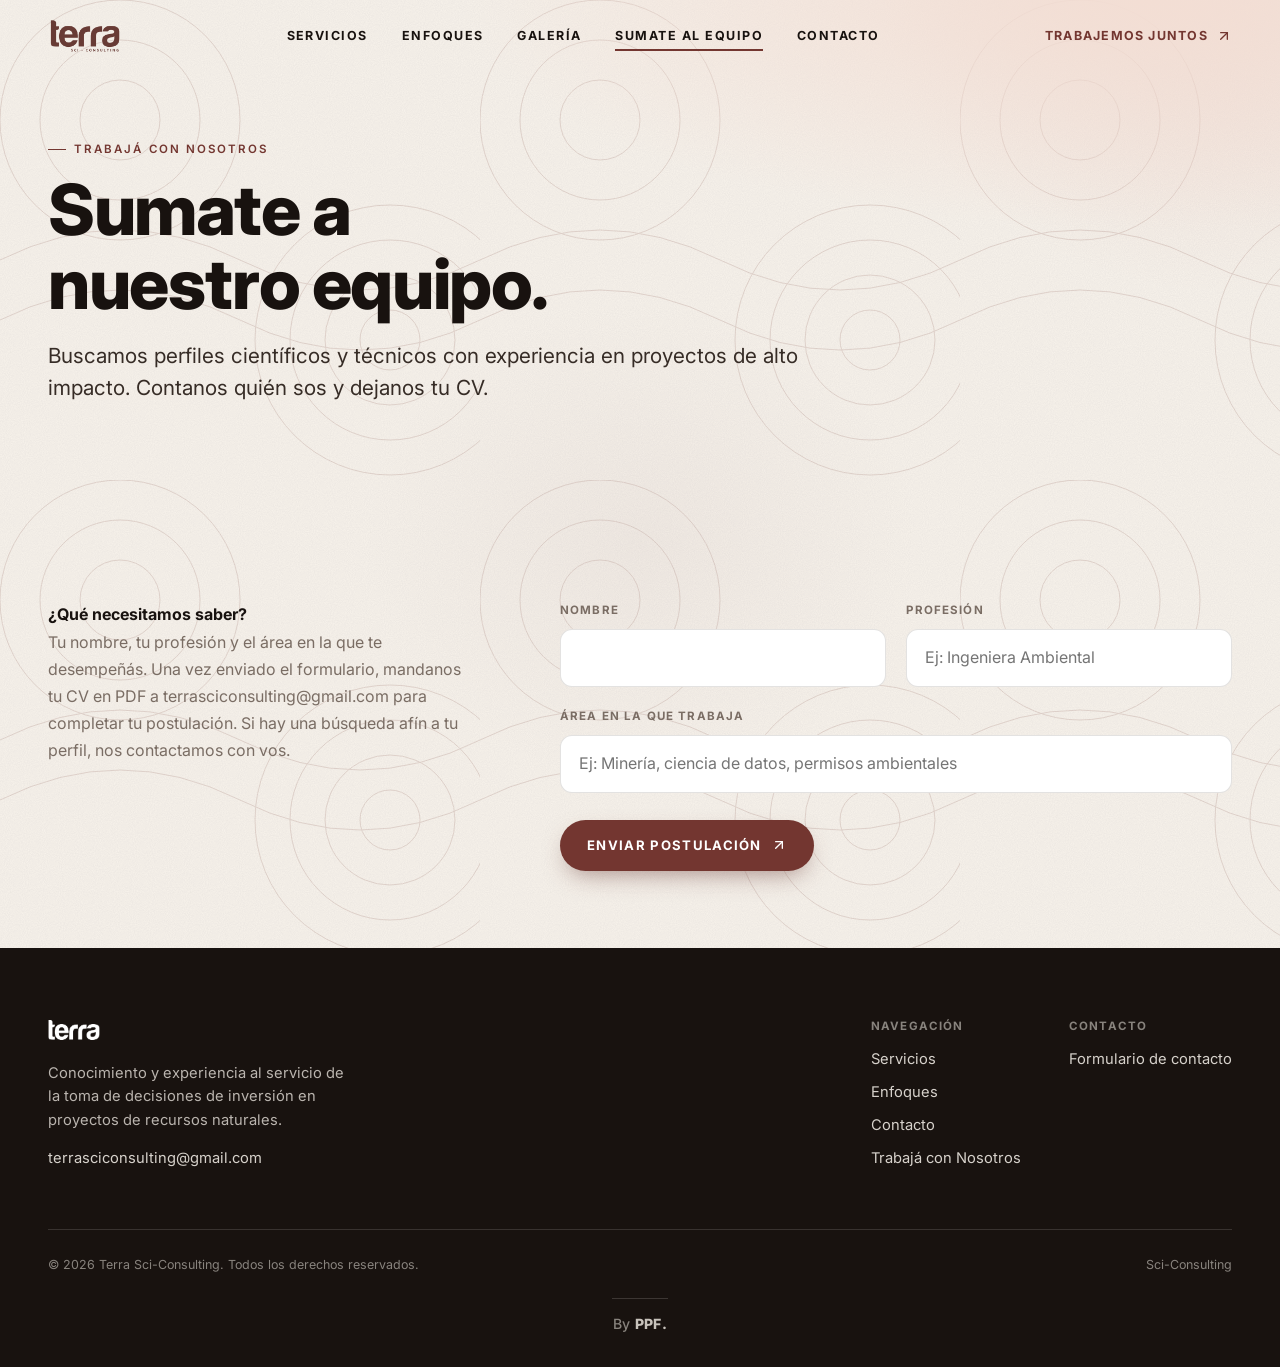
<file: trabaja-con-nosotros.html>
<!DOCTYPE html>
<html lang="es">
<head>
<!-- Google Tag Manager -->
<script>(function(w,d,s,l,i){w[l]=w[l]||[];w[l].push({'gtm.start':
new Date().getTime(),event:'gtm.js'});var f=d.getElementsByTagName(s)[0],
j=d.createElement(s),dl=l!='dataLayer'?'&l='+l:'';j.async=true;j.src=
'https://www.googletagmanager.com/gtm.js?id='+i+dl;f.parentNode.insertBefore(j,f);
})(window,document,'script','dataLayer','GTM-N6H8W8QZ');</script>
<!-- End Google Tag Manager -->
<meta charset="UTF-8" />
<meta name="viewport" content="width=device-width, initial-scale=1.0" />
<title>Trabajá con Nosotros — Terra Sci-Consulting</title>
<meta name="description" content="Sumate al equipo de Terra Sci-Consulting. Contanos tu perfil profesional y dejanos tu CV." />
<link rel="canonical" href="https://www.terrasciconsulting.com/trabaja-con-nosotros.html" />
<meta name="theme-color" content="#733630" />

<meta property="og:type" content="website" />
<meta property="og:site_name" content="Terra Sci-Consulting" />
<meta property="og:locale" content="es_AR" />
<meta property="og:title" content="Trabajá con Nosotros — Terra Sci-Consulting" />
<meta property="og:description" content="Sumate al equipo de Terra Sci-Consulting. Contanos tu perfil profesional y dejanos tu CV." />
<meta property="og:url" content="https://www.terrasciconsulting.com/trabaja-con-nosotros.html" />
<meta property="og:image" content="https://www.terrasciconsulting.com/assets/img/og-cover.jpg" />
<meta property="og:image:width" content="1200" />
<meta property="og:image:height" content="630" />
<meta name="twitter:card" content="summary_large_image" />
<meta name="twitter:title" content="Trabajá con Nosotros — Terra Sci-Consulting" />
<meta name="twitter:description" content="Sumate al equipo de Terra Sci-Consulting. Contanos tu perfil profesional y dejanos tu CV." />
<meta name="twitter:image" content="https://www.terrasciconsulting.com/assets/img/og-cover.jpg" />

<link rel="icon" type="image/png" sizes="32x32" href="assets/logo/favicon-32.png" />
<link rel="apple-touch-icon" sizes="180x180" href="assets/logo/favicon-180.png" />

<link rel="preconnect" href="https://fonts.googleapis.com">
<link rel="preconnect" href="https://fonts.gstatic.com" crossorigin>
<link rel="stylesheet" href="https://fonts.googleapis.com/css2?family=Inter:wght@400;500;600;700;800&display=swap">

<link rel="stylesheet" href="styles.css?v=20260704a" />
</head>
<body>
<!-- Google Tag Manager (noscript) -->
<noscript><iframe src="https://www.googletagmanager.com/ns.html?id=GTM-N6H8W8QZ"
height="0" width="0" style="display:none;visibility:hidden"></iframe></noscript>
<!-- End Google Tag Manager (noscript) -->
<a class="skip-link" href="#main">Saltar al contenido</a>

<nav class="nav" data-fade-down>
  <div class="container nav-row">
    <a class="nav-logo" href="index.html" aria-label="Terra Sci-Consulting — Inicio">
      <img src="assets/logo/logo.png" alt="Terra Sci-Consulting" />
    </a>
    <div class="nav-links">
      <a class="nav-link" href="index.html#servicios">Servicios</a>
      <a class="nav-link" href="index.html#enfoques">Enfoques</a>
      <a class="nav-link" href="index.html#terreno">Galería</a>
      <a class="nav-link is-active" href="trabaja-con-nosotros.html">Sumate al equipo</a>
      <a class="nav-link" href="contacto.html">Contacto</a>
    </div>
    <a class="nav-cta" href="contacto.html">
      Trabajemos Juntos
      <svg viewBox="0 0 24 24" fill="none" stroke="currentColor" stroke-width="2" stroke-linecap="round" stroke-linejoin="round"><path d="M7 17 17 7"/><path d="M7 7h10v10"/></svg>
    </a>
    <button class="nav-burger" data-menu-open aria-label="Abrir menú">
      <span></span><span></span><span></span>
    </button>
  </div>
</nav>

<div class="nav-mobile" data-mobile-menu data-open="false" aria-hidden="true">
  <div class="nav-mobile-top">
    <a class="nav-logo" href="index.html">
      <img src="assets/logo/logo.png" alt="Terra Sci-Consulting" />
    </a>
    <button class="nav-mobile-close" data-menu-close aria-label="Cerrar menú">
      <svg viewBox="0 0 24 24" fill="none" stroke="currentColor" stroke-width="2" stroke-linecap="round" stroke-linejoin="round"><path d="M18 6 6 18"/><path d="m6 6 12 12"/></svg>
    </button>
  </div>
  <div class="nav-mobile-links">
    <a href="index.html#servicios">Servicios</a>
    <a href="index.html#enfoques">Enfoques</a>
    <a href="index.html#terreno">Galería</a>
    <a href="trabaja-con-nosotros.html">Sumate al equipo</a>
    <a href="contacto.html">Contacto</a>
  </div>
  <a class="nav-mobile-cta" href="contacto.html">
    Trabajemos Juntos
    <svg viewBox="0 0 24 24" fill="none" stroke="currentColor" stroke-width="2" stroke-linecap="round" stroke-linejoin="round"><path d="M7 17 17 7"/><path d="M7 7h10v10"/></svg>
  </a>
</div>

<main id="main">
  <header class="page-hero">
    <div class="container">
      <span class="eyebrow">Trabajá con Nosotros</span>
      <h1>Sumate a nuestro equipo.</h1>
      <p class="lede" style="margin-top:1.2rem;">
        Buscamos perfiles científicos y técnicos con experiencia en proyectos de alto impacto. Contanos quién sos y dejanos tu CV.
      </p>
    </div>
  </header>

  <section class="section-tight">
    <div class="container">
      <div class="contact-wrap">
        <div data-reveal>
          <p class="contact-note">
            <strong>¿Qué necesitamos saber?</strong><br>
            Tu nombre, tu profesión y el área en la que te desempeñás. Una vez enviado el formulario, mandanos tu CV en PDF a <a href="mailto:terrasciconsulting@gmail.com">terrasciconsulting@gmail.com</a> para completar tu postulación. Si hay una búsqueda afín a tu perfil, nos contactamos con vos.
          </p>
        </div>

        <form class="contact-form" data-contact-form novalidate data-reveal style="transition-delay:.08s" data-success-message="¡Gracias por tu postulación! Ya recibimos tus datos. No te olvides de enviarnos tu CV en PDF a terrasciconsulting@gmail.com para completarla. Fue un gusto conocerte un poco más — pronto nos pondremos en contacto si tu perfil encaja con una búsqueda activa.">
          <input type="hidden" name="access_key" value="813efb87-ca76-480e-b0a4-c133b7dcd29e" />
          <input type="hidden" name="subject" value="Nueva postulación — Trabajá con Nosotros" />
          <input type="checkbox" name="botcheck" class="sr-only" tabindex="-1" autocomplete="off" />
          <div class="contact-form-row">
            <div class="field">
              <label for="join-name">Nombre</label>
              <input type="text" id="join-name" name="name" required autocomplete="name" />
            </div>
            <div class="field">
              <label for="join-profesion">Profesión</label>
              <input type="text" id="join-profesion" name="profesion" required placeholder="Ej: Ingeniera Ambiental" />
            </div>
          </div>
          <div class="field">
            <label for="join-area">Área en la que trabaja</label>
            <input type="text" id="join-area" name="area" required placeholder="Ej: Minería, ciencia de datos, permisos ambientales" />
          </div>
          <button type="submit" class="btn btn-primary">
            <span class="btn-label">Enviar postulación</span>
            <svg viewBox="0 0 24 24" width="16" height="16" fill="none" stroke="currentColor" stroke-width="2" stroke-linecap="round" stroke-linejoin="round"><path d="M7 17 17 7"/><path d="M7 7h10v10"/></svg>
          </button>
          <p class="contact-result" data-contact-note></p>
        </form>
      </div>
    </div>
  </section>
</main>

<footer class="footer">
  <div class="container">
    <div class="footer-top">
      <div class="footer-brand">
        <img src="assets/logo/terra-logo-white.png" alt="Terra Sci-Consulting" />
        <p class="footer-tag">Conocimiento y experiencia al servicio de la toma de decisiones de inversión en proyectos de recursos naturales.</p>
        <a class="footer-email" href="mailto:terrasciconsulting@gmail.com">terrasciconsulting@gmail.com</a>
      </div>
      <div class="footer-cols">
        <div class="footer-col">
          <h4>Navegación</h4>
          <a href="index.html#servicios">Servicios</a>
          <a href="index.html#enfoques">Enfoques</a>
          <a href="contacto.html">Contacto</a>
          <a href="trabaja-con-nosotros.html">Trabajá con Nosotros</a>
        </div>
        <div class="footer-col">
          <h4>Contacto</h4>
          <a href="contacto.html">Formulario de contacto</a>
        </div>
      </div>
    </div>
    <div class="footer-bottom">
      <span>© 2026 Terra Sci-Consulting. Todos los derechos reservados.</span>
      <span>Sci-Consulting</span>
    </div>
    <div class="footer-credit">
      <div class="footer-credit-rule"></div>
      <p>By <strong>PPF.</strong></p>
    </div>
  </div>
</footer>

<script defer src="lib/gsap.min.js"></script>
<script defer src="lib/ScrollTrigger.min.js"></script>
<script defer src="lib/manifest.js?v=20260703d"></script>
<script defer src="main.js?v=20260703d"></script>
</body>
</html>
</file>
<file: styles.css>
/* =============================================================
   1. Tokens
   ============================================================= */
@property --mesh-x { syntax: "<percentage>"; inherits: false; initial-value: 30%; }
@property --mesh-y { syntax: "<percentage>"; inherits: false; initial-value: 30%; }

:root {
  --bg:          #F8F3EC;   /* warm cream */
  --bg-blush:    #F3DED4;   /* soft peach, derived from the terracotta swatch */
  --bg-blush-2:  #F1E4E2;   /* soft mauve-cream, derived from the mauve swatch */
  --paper:       #FFFFFF;
  --ink:         #18120F;   /* warm near-black */
  --ink-soft:    #362C26;
  --ink-mute:    #7A6D64;

  /* Official brand palette */
  --brand-deep:       #592C22;   /* darkest maroon */
  --brand-maroon:     #733630;   /* primary accent */
  --brand-terracotta: #A65341;
  --brand-coral:      #BF5A50;
  --brand-mauve:      #BFACAA;

  --accent:      var(--brand-maroon);
  --accent-dark: var(--brand-deep);
  --accent-soft: rgba(115, 54, 48, 0.10);
  --line:        rgba(24, 18, 15, 0.12);
  --line-soft:   rgba(24, 18, 15, 0.07);

  --sans: "Inter", -apple-system, BlinkMacSystemFont, "Segoe UI", system-ui, sans-serif;

  --ease-out:    cubic-bezier(0.16, 1, 0.3, 1);
  --ease-in:     cubic-bezier(0.7, 0, 0.84, 0);
  --ease-soft:   cubic-bezier(0.25, 0.46, 0.45, 0.94);
  --ease-reveal: cubic-bezier(0.22, 1, 0.36, 1);

  --nav-h: 84px;
  --container: 1320px;
}

/* =============================================================
   2. Reset & base
   ============================================================= */
*, *::before, *::after { box-sizing: border-box; margin: 0; }
html {
  -webkit-text-size-adjust: 100%;
  tab-size: 2;
  overflow-x: clip;
  scroll-behavior: smooth;
}
@media (prefers-reduced-motion: reduce) { html { scroll-behavior: auto; } }

body {
  font-family: var(--sans);
  font-size: 16px;
  line-height: 1.6;
  color: var(--ink);
  background-color: var(--bg);
  /* Brand texture that runs the full height of the document — no per-section
     seams, since it's painted once as the page's own background. Blends three
     tones from the official palette so the whole page carries a bit of color,
     not just a single flat maroon corner. */
  background-image:
    radial-gradient(40vw 34vw at 96% 0%,  rgba(191, 90, 80, .10) 0%, transparent 68%),   /* coral */
    radial-gradient(36vw 32vw at 2% 100%, rgba(166, 83, 65, .09) 0%, transparent 68%),   /* terracotta */
    radial-gradient(30vw 26vw at 50% 60vh, rgba(191, 172, 170, .12) 0%, transparent 72%), /* mauve — vh-based so its intensity doesn't vary with each page's total length */
    url("data:image/svg+xml;utf8,<svg xmlns='http://www.w3.org/2000/svg' viewBox='0 0 200 200'><filter id='n'><feTurbulence type='fractalNoise' baseFrequency='0.85' numOctaves='3' stitchTiles='stitch'/><feColorMatrix values='0 0 0 0 0 0 0 0 0 0 0 0 0 0 0 0 0 0 0.05 0'/></filter><rect width='100%25' height='100%25' filter='url(%23n)'/></svg>"),
    url("data:image/svg+xml;utf8,<svg xmlns='http://www.w3.org/2000/svg' width='480' height='480' viewBox='0 0 480 480'><g fill='none' stroke='%23733630' stroke-width='1' opacity='0.16'><circle cx='120' cy='120' r='40'/><circle cx='120' cy='120' r='80'/><circle cx='120' cy='120' r='120'/><circle cx='390' cy='340' r='30'/><circle cx='390' cy='340' r='65'/><circle cx='390' cy='340' r='100'/><circle cx='390' cy='340' r='135'/><path d='M0 260 Q120 200 240 260 T480 260'/><path d='M0 320 Q120 260 240 320 T480 320'/></g></svg>");
  /* Grain + topo pattern are baked directly into body's own background (not a
     separate fixed/blended layer) so mobile browsers can't desync them from
     the rest of the page during scroll. */
  background-repeat: no-repeat, no-repeat, no-repeat, repeat, repeat;
  background-size: auto, auto, auto, 180px 180px, 480px 480px;
  -webkit-font-smoothing: antialiased;
  -moz-osx-font-smoothing: grayscale;
  text-rendering: optimizeLegibility;
  overflow-x: clip;
  overscroll-behavior-y: none;
}

img, svg, video { display: block; max-width: 100%; }
img { height: auto; }
button { font: inherit; color: inherit; cursor: pointer; border: 0; background: none; }
a { color: inherit; text-decoration: none; }
p { text-wrap: pretty; }
h1, h2, h3, h4 { text-wrap: balance; line-height: 1.05; letter-spacing: -0.01em; }
ul { list-style: none; padding: 0; }
input, textarea { font: inherit; color: inherit; }

::selection { background: var(--accent); color: var(--paper); }

:focus-visible {
  outline: 2px solid var(--accent);
  outline-offset: 3px;
  border-radius: 3px;
}

.skip-link {
  position: fixed; top: -100px; left: 1rem; z-index: 9999;
  padding: .7rem 1.1rem; background: var(--ink); color: var(--bg);
  border-radius: 6px; font-weight: 600; font-size: .85rem;
  transition: top .3s var(--ease-out);
}
.skip-link:focus { top: 1rem; }

/* Brand watermark mark — the isolated "t." glyph, reused as a recurring texture.
   Each host section is `.has-mark` (contains it) so instances never bleed into
   the next section and collide with one another. */
.has-mark { position: relative; overflow: hidden; }
.mark-watermark {
  position: absolute; z-index: 0;
  pointer-events: none; user-select: none;
  opacity: .05;
  width: clamp(200px, 22vw, 340px); height: auto;
}
.mark-tr { top: 6%; right: -3%; transform: rotate(8deg); }
.mark-tl { top: 6%; left: -3%; transform: rotate(-8deg); }
.mark-bl { bottom: 6%; left: -3%; transform: rotate(-6deg); }
.mark-br { bottom: 6%; right: -3%; transform: rotate(6deg); }

/* =============================================================
   3. Utilities
   ============================================================= */
.container { max-width: var(--container); margin-inline: auto; padding-inline: 1.5rem; position: relative; z-index: 1; }
@media (min-width: 720px)  { .container { padding-inline: 2.5rem; } }
@media (min-width: 1280px) { .container { padding-inline: 3rem; } }

.sr-only {
  position: absolute; width: 1px; height: 1px; padding: 0; margin: -1px;
  overflow: hidden; clip: rect(0,0,0,0); white-space: nowrap; border: 0;
}

.eyebrow {
  font-size: .72rem; font-weight: 600; letter-spacing: .18em; text-transform: uppercase;
  color: var(--accent);
  display: inline-flex; align-items: center; gap: .5rem;
}
.eyebrow::before {
  content: ""; width: 18px; height: 1px; background: var(--accent);
}

.section { padding-block: clamp(4rem, 9vw, 7.5rem); }
.section-tight { padding-block: clamp(3rem, 6vw, 5rem); }

[data-reveal] {
  opacity: 0; transform: translateY(32px);
  transition: opacity .8s var(--ease-reveal), transform .8s var(--ease-reveal);
}
[data-reveal].is-revealed { opacity: 1; transform: none; }

/* =============================================================
   4. Typography
   ============================================================= */
.h-display {
  font-weight: 800;
  letter-spacing: -0.02em;
  color: var(--ink);
}
.h-kicker {
  font-size: .78rem; font-weight: 700; letter-spacing: .16em; text-transform: uppercase;
  color: var(--ink-mute);
}
.lede {
  font-size: clamp(1.05rem, 2vw, 1.3rem);
  color: var(--ink-soft);
  max-width: 62ch;
  line-height: 1.55;
}

/* =============================================================
   5. Buttons & links
   ============================================================= */
.btn {
  display: inline-flex; align-items: center; gap: .55rem;
  padding: .95rem 1.7rem;
  font-size: .82rem; font-weight: 700; letter-spacing: .1em; text-transform: uppercase;
  border-radius: 999px;
  transition: transform .45s var(--ease-soft), box-shadow .45s var(--ease-soft), background .35s var(--ease-out), color .35s var(--ease-out);
}
.btn-primary {
  position: relative; overflow: hidden; isolation: isolate;
  background: var(--accent); color: var(--paper);
  box-shadow: 0 10px 24px -8px rgba(104,59,53,.55), 0 0 0 0 rgba(104,59,53,.4);
  animation: btnPulse 2.8s ease-in-out infinite;
}
.btn-primary::after {
  content: ""; position: absolute; inset: 0; z-index: -1;
  background: linear-gradient(115deg, transparent 30%, rgba(255,255,255,.4) 50%, transparent 70%);
  transform: translateX(-130%);
  transition: transform .75s var(--ease-soft);
}
.btn-primary:hover::after { transform: translateX(130%); }
.btn-primary:hover {
  transform: translateY(-3px);
  box-shadow: 0 18px 34px -10px rgba(104,59,53,.6), 0 0 0 0 rgba(104,59,53,.4);
  background: var(--accent-dark);
  animation-play-state: paused;
}
@keyframes btnPulse {
  0%, 100% { box-shadow: 0 10px 24px -8px rgba(104,59,53,.55), 0 0 0 0 rgba(104,59,53,.4); }
  50% { box-shadow: 0 10px 24px -8px rgba(104,59,53,.55), 0 0 0 9px rgba(104,59,53,0); }
}
@media (prefers-reduced-motion: reduce) { .btn-primary { animation: none; } }
.btn-ghost {
  border: 1.5px solid var(--ink); color: var(--ink);
}
.btn-ghost:hover { background: var(--ink); color: var(--bg); transform: translateY(-3px); }

.link-arrow {
  display: inline-flex; align-items: center; gap: .4rem;
  font-weight: 600; color: var(--accent);
  position: relative;
}
.link-arrow svg { width: 1em; height: 1em; transition: transform .45s var(--ease-soft); }
.link-arrow:hover svg { transform: translate(3px, -3px); }
.link-arrow::after {
  content: ""; position: absolute; left: 0; right: 1.4em; bottom: -3px;
  height: 1px; background: currentColor;
  transform: scaleX(0); transform-origin: left;
  transition: transform .45s var(--ease-soft);
}
.link-arrow:hover::after { transform: scaleX(1); }

/* =============================================================
   6. Nav
   ============================================================= */
.nav {
  position: fixed; inset-inline: 0; top: 0; z-index: 300;
  padding-block: 1.1rem;
  transition: background-color .4s var(--ease-out), backdrop-filter .4s var(--ease-out), box-shadow .4s var(--ease-out), padding .4s var(--ease-out);
}
.nav.is-scrolled {
  background: rgba(248, 243, 236, 0.88);
  backdrop-filter: blur(14px) saturate(140%);
  -webkit-backdrop-filter: blur(14px) saturate(140%);
  box-shadow: 0 1px 0 var(--line);
  padding-block: .7rem;
}
.nav-row {
  display: flex; align-items: center; justify-content: space-between; gap: 1rem;
}
.nav-logo { display: inline-flex; align-items: center; }
.nav-logo img { height: 30px; width: auto; }
@media (min-width: 720px) { .nav-logo img { height: 36px; } }

.nav-links {
  display: none; align-items: center; gap: 2.1rem;
}
@media (min-width: 960px) { .nav-links { display: flex; } }
.nav-link {
  font-size: .78rem; font-weight: 700; letter-spacing: .12em; text-transform: uppercase;
  position: relative; padding-block: .3rem;
}
.nav-link::after {
  content: ""; position: absolute; left: 0; right: 0; bottom: -1px;
  height: 2px; background: var(--accent);
  transform: scaleX(0); transform-origin: right;
  transition: transform .4s var(--ease-soft);
}
.nav-link:hover::after, .nav-link.is-active::after { transform: scaleX(1); transform-origin: left; }

.nav-cta {
  display: none;
}
@media (min-width: 960px) {
  .nav-cta {
    display: inline-flex; align-items: center; gap: .5rem;
    font-size: .78rem; font-weight: 700; letter-spacing: .1em; text-transform: uppercase;
    color: var(--accent);
  }
  .nav-cta svg { width: 16px; height: 16px; transition: transform .4s var(--ease-soft); }
  .nav-cta:hover svg { transform: translate(3px, -3px); }
}

.nav-burger {
  width: 42px; height: 42px; border-radius: 999px;
  background: var(--ink); display: flex; align-items: center; justify-content: center;
  flex-direction: column; gap: 4px;
  flex-shrink: 0;
}
@media (min-width: 960px) { .nav-burger { display: none; } }
.nav-burger span { width: 16px; height: 2px; background: var(--bg); border-radius: 2px; }

/* Mobile menu overlay */
.nav-mobile {
  position: fixed; inset: 0; z-index: 400;
  background: var(--bg);
  display: flex; flex-direction: column;
  padding: 1.1rem 1.5rem 2.5rem;
  clip-path: inset(0 0 100% 0);
  transition: clip-path .6s var(--ease-reveal);
}
.nav-mobile[data-open="true"] { clip-path: inset(0 0 0 0); }
.nav-mobile-top { display: flex; align-items: center; justify-content: space-between; }
.nav-mobile-close {
  width: 42px; height: 42px; border-radius: 999px; background: var(--ink);
  display: flex; align-items: center; justify-content: center;
}
.nav-mobile-close svg { width: 18px; height: 18px; color: var(--bg); }
.nav-mobile-links {
  display: flex; flex-direction: column; gap: 1.5rem; margin-top: 3.5rem;
}
.nav-mobile-links a {
  font-size: clamp(1.8rem, 8vw, 2.6rem); font-weight: 800; letter-spacing: -0.01em;
  text-transform: uppercase;
}
.nav-mobile-cta {
  margin-top: auto; display: inline-flex; align-items: center; gap: .6rem;
  font-size: 1.2rem; font-weight: 700; color: var(--accent);
}
.nav-mobile-cta svg { width: 22px; height: 22px; }

/* =============================================================
   7. Hero
   ============================================================= */
.hero {
  position: relative;
  min-height: 100svh;
  display: flex; flex-direction: column;
  overflow: hidden;
}
.hero-inner {
  position: relative; z-index: 1;
  display: flex; flex-direction: column;
  flex: 1;
}

.hero-centered {
  min-height: 86svh;
  display: flex; align-items: center; justify-content: center;
  padding-top: calc(var(--nav-h) + 2.5rem);
  padding-bottom: 3rem;
}

.hero-blob {
  position: absolute; z-index: 0; pointer-events: none;
  width: clamp(440px, 48vw, 800px); height: clamp(440px, 48vw, 800px);
  left: 50%; top: 48%;
  transform: translate(-50%, -50%);
  background:
    radial-gradient(38% 38% at 32% 30%, var(--brand-coral) 0%, transparent 70%),
    radial-gradient(42% 42% at 68% 62%, var(--brand-terracotta) 0%, transparent 72%),
    radial-gradient(circle, var(--brand-maroon) 0%, transparent 68%);
  opacity: .14; filter: blur(70px);
  animation: heroBlobDrift 22s ease-in-out infinite;
}
@keyframes heroBlobDrift {
  0%, 100% { transform: translate(-50%, -50%) scale(1); }
  50%      { transform: translate(-46%, -54%) scale(1.08); }
}

.hero-inner-centered {
  max-width: 900px; margin-inline: auto;
  display: flex; flex-direction: column; align-items: center;
  gap: 1.6rem; text-align: center;
}

.hero-badge {
  display: inline-flex; align-items: center; gap: .55rem;
  padding: .5rem 1.05rem;
  border-radius: 999px;
  background: var(--accent-soft);
  border: 1px solid rgba(104, 59, 53, .18);
  color: var(--accent);
  font-size: .7rem; font-weight: 700; letter-spacing: .14em; text-transform: uppercase;
}
.hero-badge::before {
  content: ""; width: 6px; height: 6px; border-radius: 50%; background: var(--accent); flex-shrink: 0;
}

.hero-title-center {
  font-size: clamp(2rem, 5vw, 3.5rem);
  font-weight: 800;
  letter-spacing: -0.02em;
  line-height: 1.12;
  color: var(--ink);
  max-width: 19ch;
}
.hero-title-center .accent-word {
  position: relative; display: inline-block; color: var(--accent);
}
.accent-underline {
  position: absolute; left: -2%; bottom: -.1em;
  width: 104%; height: .3em; overflow: visible;
}
.accent-underline path {
  fill: none; stroke: var(--accent); stroke-width: 2.5; stroke-linecap: round;
  opacity: .65;
  stroke-dasharray: 200; stroke-dashoffset: 200;
  transition: stroke-dashoffset .9s var(--ease-reveal) .9s;
}
.is-ready .accent-underline path { stroke-dashoffset: 0; }
@media (prefers-reduced-motion: reduce) { .accent-underline path { transition-duration: .01s; } }

.hero-subtitle-center {
  font-size: clamp(1rem, 1.6vw, 1.22rem);
  color: var(--ink-mute);
  max-width: 62ch;
  line-height: 1.65;
}

/* Load-in choreography for nav + hero content */
[data-fade-down] { opacity: 0; transform: translateY(-20px); transition: opacity .5s var(--ease-reveal), transform .5s var(--ease-reveal); }
.is-ready [data-fade-down] { opacity: 1; transform: none; }
[data-fade-up] { opacity: 0; transform: translateY(32px); transition: opacity .6s var(--ease-reveal), transform .6s var(--ease-reveal); }
.is-ready [data-fade-up] { opacity: 1; transform: none; }

/* =============================================================
   8. Page hero (inner pages)
   ============================================================= */
.page-hero {
  position: relative; overflow: hidden;
  padding-top: calc(var(--nav-h) + 3rem);
  padding-bottom: clamp(2.5rem, 6vw, 4.5rem);
}
.page-hero::before {
  content: ""; position: absolute; inset: 0; z-index: 0;
  background: radial-gradient(90% 80% at 90% 0%, var(--bg-blush) 0%, transparent 60%);
}
.page-hero .container { position: relative; z-index: 1; }
.page-hero h1 {
  font-size: clamp(2.4rem, 6vw, 4.4rem);
  font-weight: 800; letter-spacing: -0.02em;
  margin-top: .9rem; max-width: 16ch;
}

/* =============================================================
   9. Enfoques / pillars grid
   ============================================================= */
.enfoques-grid {
  margin-top: 3rem;
  display: grid; gap: 1.4rem;
  grid-template-columns: 1fr;
}
@media (min-width: 720px) { .enfoques-grid { grid-template-columns: repeat(3, 1fr); gap: 1.8rem; } }

.enfoque-card {
  background: var(--paper);
  border: 1px solid var(--line);
  border-radius: 20px;
  padding: 2.1rem 1.8rem;
  transition: transform .5s var(--ease-soft), box-shadow .5s var(--ease-soft), border-color .5s var(--ease-soft);
}
.enfoque-card:hover {
  transform: translateY(-6px);
  box-shadow: 0 30px 60px -24px rgba(24,18,15,.22);
  border-color: transparent;
}
.enfoque-num {
  font-size: .78rem; font-weight: 700; color: var(--accent); letter-spacing: .08em;
}
.enfoque-icon {
  margin-top: 1.1rem; width: 46px; height: 46px; border-radius: 14px;
  background: var(--accent-soft); color: var(--accent);
  display: flex; align-items: center; justify-content: center;
}
.enfoque-icon svg { width: 22px; height: 22px; }

/* Rotate through the brand palette so the three cards read as a family, not a repeat */
.enfoque-card:nth-child(2) .enfoque-num { color: var(--brand-terracotta); }
.enfoque-card:nth-child(2) .enfoque-icon { background: rgba(166, 83, 65, .12); color: var(--brand-terracotta); }
.enfoque-card:nth-child(3) .enfoque-num { color: var(--brand-coral); }
.enfoque-card:nth-child(3) .enfoque-icon { background: rgba(191, 90, 80, .12); color: var(--brand-coral); }
.enfoque-card h3 {
  margin-top: 1.3rem; font-size: 1.25rem; font-weight: 800;
}
.enfoque-card p {
  margin-top: .7rem; font-size: .94rem; color: var(--ink-mute); line-height: 1.6;
}

/* =============================================================
   9.5. Metodología (steps) + editorial quote band
   ============================================================= */
.steps-grid {
  margin-top: 3rem; display: grid; grid-template-columns: 1fr; gap: 2.2rem;
}
@media (min-width: 720px)  { .steps-grid { grid-template-columns: repeat(2, 1fr); gap: 2.6rem 2rem; } }
@media (min-width: 1080px) { .steps-grid { grid-template-columns: repeat(4, 1fr); gap: 2rem 1.8rem; } }

.step-card {
  padding-top: 1.3rem;
  border-top: 2px solid var(--line);
  transition: border-color .5s var(--ease-soft);
}
.step-card:hover { border-color: var(--accent); }
.step-num {
  display: block;
  font-size: 1.7rem; font-weight: 800; letter-spacing: -0.02em;
  color: var(--accent);
}
.step-card h3 { margin-top: .9rem; font-size: 1.15rem; font-weight: 800; }
.step-card p { margin-top: .6rem; font-size: .92rem; color: var(--ink-mute); line-height: 1.6; }

/* Each step takes a different note from the palette */
.step-card:nth-child(2) .step-num { color: var(--brand-terracotta); }
.step-card:nth-child(2):hover { border-color: var(--brand-terracotta); }
.step-card:nth-child(3) .step-num { color: var(--brand-coral); }
.step-card:nth-child(3):hover { border-color: var(--brand-coral); }
.step-card:nth-child(4) .step-num { color: var(--brand-deep); }
.step-card:nth-child(4):hover { border-color: var(--brand-deep); }

.quote-band {
  background: var(--ink); color: var(--bg);
  padding-block: clamp(4rem, 10vw, 7rem);
}
.quote-band-text {
  font-size: clamp(1.6rem, 4.4vw, 3.2rem);
  font-weight: 700; line-height: 1.28; letter-spacing: -0.01em;
  max-width: 19ch;
}
.accent-word-invert { color: var(--bg-blush); }

/* =============================================================
   10. CTA band
   ============================================================= */
.cta-band {
  position: relative; overflow: hidden;
  background: var(--ink);
  color: var(--bg);
  border-radius: 28px;
  padding: clamp(2.5rem, 6vw, 4.5rem);
  display: flex; flex-direction: column; gap: 1.6rem;
  align-items: flex-start;
}
@media (min-width: 720px) {
  .cta-band { flex-direction: row; align-items: center; justify-content: space-between; gap: 2rem; }
}
.cta-band::before {
  content: ""; position: absolute; inset: -20% -10% auto auto; width: 60%; height: 140%;
  background:
    radial-gradient(closest-side, var(--brand-coral), transparent 70%),
    radial-gradient(closest-side at 70% 30%, var(--brand-terracotta), transparent 60%);
  opacity: .35; filter: blur(60px); pointer-events: none;
}
.cta-band h2 {
  position: relative; z-index: 1; font-size: clamp(1.6rem, 3.4vw, 2.4rem); font-weight: 800; max-width: 20ch;
}
.cta-band .btn { position: relative; z-index: 1; flex-shrink: 0; }

/* =============================================================
   11. Servicios page
   ============================================================= */
.servicios-grid {
  margin-top: 3rem; display: grid; gap: 1.5rem; grid-template-columns: 1fr;
}
@media (min-width: 720px) { .servicios-grid { grid-template-columns: repeat(3, 1fr); } }
.servicio-card {
  background: var(--paper); border-radius: 22px; border: 1px solid var(--line);
  padding: 2.4rem 2rem;
  transition: transform .5s var(--ease-soft), box-shadow .5s var(--ease-soft);
}
.servicio-card:hover { transform: translateY(-6px); box-shadow: 0 30px 60px -24px rgba(24,18,15,.2); }
.servicio-card .eyebrow { margin-bottom: 1.1rem; }
.servicio-card h3 { font-size: 1.4rem; font-weight: 800; }
.servicio-card p { margin-top: .8rem; color: var(--ink-mute); line-height: 1.6; }
.servicio-card:nth-child(2) .eyebrow { color: var(--brand-terracotta); }
.servicio-card:nth-child(2) .eyebrow::before { background: var(--brand-terracotta); }
.servicio-card:nth-child(3) .eyebrow { color: var(--brand-coral); }
.servicio-card:nth-child(3) .eyebrow::before { background: var(--brand-coral); }

.focus-grid {
  margin-top: 2rem; display: grid; gap: 1.5rem; grid-template-columns: 1fr;
}
@media (min-width: 860px) { .focus-grid { grid-template-columns: 1fr 1fr; } }
.focus-card {
  position: relative; overflow: hidden;
  border-radius: 24px; padding: 2.6rem 2.2rem;
  background: var(--ink); color: var(--bg);
  min-height: 280px; display: flex; flex-direction: column; justify-content: flex-end;
}
.focus-card::before {
  content: ""; position: absolute; inset: 0;
  background: linear-gradient(160deg, var(--accent) 0%, transparent 60%);
  opacity: .55;
}
.focus-card:nth-child(2)::before { background: linear-gradient(160deg, var(--brand-coral) 0%, transparent 60%); }
.focus-card > * { position: relative; }
.focus-card .h-kicker { color: rgba(248,243,236,.65); }
.focus-card h3 { margin-top: .6rem; font-size: 1.6rem; font-weight: 800; }
.focus-card p { margin-top: .8rem; color: rgba(248,243,236,.82); line-height: 1.65; font-size: .95rem; }

.compliance-block {
  margin-top: 2rem; padding: 2.4rem; border-radius: 22px;
  background: var(--bg-blush-2); border: 1px solid var(--line-soft);
}
.compliance-block h3 { font-size: 1.3rem; font-weight: 800; }
.compliance-block p { margin-top: .7rem; color: var(--ink-soft); max-width: 68ch; line-height: 1.65; }

/* Photo gallery — real fieldwork photography */
.gallery-grid {
  margin-top: 2.5rem;
  display: grid; grid-template-columns: 1fr; gap: 1rem;
}
@media (min-width: 640px) { .gallery-grid { grid-template-columns: repeat(2, 1fr); } }
@media (min-width: 960px) { .gallery-grid { grid-template-columns: repeat(3, 1fr); gap: 1.2rem; } }

.gallery-item {
  position: relative; overflow: hidden; border-radius: 18px;
  aspect-ratio: 4 / 5;
  background: var(--line-soft);
}
@media (min-width: 960px) { .gallery-item-wide { grid-column: span 2; aspect-ratio: 8 / 5; } }
.gallery-item img {
  width: 100%; height: 100%; object-fit: cover;
  transition: transform .8s var(--ease-soft);
}
.gallery-item:hover img { transform: scale(1.06); }

/* =============================================================
   12. Blog
   ============================================================= */
.blog-grid {
  margin-top: 3rem; display: grid; gap: 1.6rem; grid-template-columns: 1fr;
}
@media (min-width: 720px) { .blog-grid { grid-template-columns: repeat(3, 1fr); gap: 1.8rem; } }
.blog-card {
  display: flex; flex-direction: column;
  background: var(--paper); border-radius: 20px; border: 1px solid var(--line);
  overflow: hidden;
  transition: transform .5s var(--ease-soft), box-shadow .5s var(--ease-soft);
}
.blog-card:hover { transform: translateY(-6px); box-shadow: 0 30px 60px -24px rgba(24,18,15,.22); }
.blog-card-media {
  height: 170px; position: relative; overflow: hidden;
  background: linear-gradient(140deg, var(--bg-blush), var(--bg-blush-2));
  display: flex; align-items: flex-end; justify-content: flex-start;
  padding: 1rem;
}
.blog-card:nth-child(2) .blog-card-media { background: linear-gradient(140deg, #F4E3DC, #F1E4E2); }
.blog-card:nth-child(3) .blog-card-media { background: linear-gradient(140deg, #F5E1DD, #F3DED4); }
.blog-card-media img {
  position: absolute; inset: 0; z-index: 0;
  width: 100%; height: 100%; object-fit: cover;
  transition: transform .8s var(--ease-soft);
}
.blog-card:hover .blog-card-media img { transform: scale(1.06); }
.blog-card-media::after {
  content: ""; position: absolute; inset: 0; z-index: 1;
  background: linear-gradient(0deg, rgba(24,18,15,.45) 0%, transparent 55%);
}
.blog-card-media span {
  position: relative; z-index: 2;
  font-size: .7rem; font-weight: 700; letter-spacing: .12em; text-transform: uppercase;
  color: var(--accent); background: rgba(255,255,255,.85); padding: .4rem .8rem; border-radius: 999px;
}
.blog-card:nth-child(2) .blog-card-media span { color: var(--brand-terracotta); }
.blog-card:nth-child(3) .blog-card-media span { color: var(--brand-coral); }
.blog-card-body { padding: 1.6rem 1.6rem 1.9rem; display: flex; flex-direction: column; gap: .8rem; flex: 1; }
.blog-card-date { font-size: .72rem; font-weight: 600; letter-spacing: .06em; text-transform: uppercase; color: var(--ink-mute); }
.blog-card h3 { font-size: 1.15rem; font-weight: 800; line-height: 1.3; }
.blog-card p { color: var(--ink-mute); font-size: .92rem; line-height: 1.6; }
.blog-card .link-arrow { margin-top: auto; font-size: .85rem; }

/* Article */
.article {
  padding-top: calc(var(--nav-h) + 2.5rem);
  padding-bottom: clamp(3rem, 7vw, 5.5rem);
}
.article-head { max-width: 74ch; }
.article-head h1 { margin-top: 1rem; font-size: clamp(2rem, 5vw, 3.2rem); font-weight: 800; }
.article-meta { display: flex; gap: 1rem; margin-top: 1rem; font-size: .8rem; color: var(--ink-mute); font-weight: 600; }
.article-body { margin-top: 2.6rem; max-width: 68ch; display: flex; flex-direction: column; gap: 1.3rem; }
.article-body p { color: var(--ink-soft); font-size: 1.05rem; line-height: 1.75; }
.article-body h2 { margin-top: 1rem; font-size: 1.4rem; font-weight: 800; }
.article-pull {
  border-left: 3px solid var(--accent); padding-left: 1.3rem;
  font-size: 1.2rem; font-weight: 600; color: var(--ink); font-style: normal;
  max-width: 60ch;
}
.article-back { margin-top: 3rem; display: inline-flex; }

/* =============================================================
   13. Contact
   ============================================================= */
.contact-wrap {
  margin-top: 3rem; display: grid; gap: 2.5rem; grid-template-columns: 1fr;
}
@media (min-width: 960px) { .contact-wrap { grid-template-columns: .8fr 1.2fr; gap: 4rem; } }
.contact-note { color: var(--ink-mute); line-height: 1.7; max-width: 42ch; }
.contact-note strong { color: var(--ink); }

.contact-result {
  display: none;
  align-items: flex-start; gap: .7rem;
  padding: 1rem 1.15rem; border-radius: 14px;
  font-size: .92rem; line-height: 1.5; font-weight: 600;
  opacity: 0; transform: translateY(6px);
  transition: opacity .5s var(--ease-out), transform .5s var(--ease-out);
}
.contact-result.is-visible { display: flex; opacity: 1; transform: none; }
.contact-result::before {
  content: ""; flex-shrink: 0; width: 20px; height: 20px; margin-top: .1em;
  background-repeat: no-repeat; background-position: center; background-size: contain;
}
.contact-result.is-success {
  background: var(--accent-soft); color: var(--accent-dark);
}
.contact-result.is-success::before {
  background-image: url("data:image/svg+xml;utf8,<svg xmlns='http://www.w3.org/2000/svg' viewBox='0 0 24 24' fill='none' stroke='%23733630' stroke-width='2.5' stroke-linecap='round' stroke-linejoin='round'><circle cx='12' cy='12' r='10'/><path d='m9 12 2 2 4-4'/></svg>");
}
.contact-result.is-error {
  background: rgba(191, 90, 80, .12); color: var(--brand-deep);
}
.contact-result.is-error::before {
  background-image: url("data:image/svg+xml;utf8,<svg xmlns='http://www.w3.org/2000/svg' viewBox='0 0 24 24' fill='none' stroke='%23733630' stroke-width='2.5' stroke-linecap='round' stroke-linejoin='round'><circle cx='12' cy='12' r='10'/><path d='M12 8v4'/><path d='M12 16h.01'/></svg>");
}

.field { position: relative; }
.field label {
  display: block; font-size: .72rem; font-weight: 700; letter-spacing: .1em; text-transform: uppercase;
  color: var(--ink-mute); margin-bottom: .55rem;
}
.field input, .field textarea {
  width: 100%; padding: .95rem 1.1rem; border-radius: 12px;
  border: 1.5px solid var(--line); background: var(--paper);
  transition: border-color .3s var(--ease-out), box-shadow .3s var(--ease-out);
}
.field input:focus, .field textarea:focus {
  outline: none; border-color: var(--accent); box-shadow: 0 0 0 4px var(--accent-soft);
}
.field textarea { resize: vertical; min-height: 140px; }
.contact-form { display: flex; flex-direction: column; gap: 1.3rem; }
.contact-form-row { display: grid; gap: 1.3rem; grid-template-columns: 1fr; }
@media (min-width: 620px) { .contact-form-row { grid-template-columns: 1fr 1fr; } }
.contact-form .btn { align-self: flex-start; margin-top: .4rem; }
.contact-form .btn[disabled] { opacity: .65; cursor: not-allowed; animation-play-state: paused; }

/* =============================================================
   14. Footer
   ============================================================= */
.footer {
  background: var(--ink); color: rgba(248,243,236,.72);
  padding-block: clamp(3rem, 6vw, 4.5rem) 2rem;
}
.footer-top {
  display: flex; flex-direction: column; gap: 2.4rem;
}
@media (min-width: 860px) { .footer-top { flex-direction: row; justify-content: space-between; } }
.footer-brand img { height: 26px; }
.footer-tag { margin-top: 1rem; max-width: 34ch; font-size: .92rem; line-height: 1.6; }
.footer-email { display: inline-block; margin-top: .9rem; font-size: .92rem; color: rgba(248,243,236,.85); transition: color .3s var(--ease-out); }
.footer-email:hover { color: var(--bg-blush); }
.footer-cols { display: flex; gap: 3rem; flex-wrap: wrap; }
.footer-col h4 {
  font-size: .72rem; font-weight: 700; letter-spacing: .1em; text-transform: uppercase;
  color: rgba(248,243,236,.5); margin-bottom: 1rem;
}
.footer-col a, .footer-col p { display: block; font-size: .92rem; margin-bottom: .6rem; color: rgba(248,243,236,.85); }
.footer-col a { transition: color .3s var(--ease-out); }
.footer-col a:hover { color: var(--bg-blush); }
.footer-bottom {
  margin-top: 3rem; padding-top: 1.6rem; border-top: 1px solid rgba(248,243,236,.14);
  display: flex; flex-wrap: wrap; gap: 1rem; justify-content: space-between;
  font-size: .78rem; color: rgba(248,243,236,.5);
}
.footer-credit { margin-top: 1.4rem; text-align: center; }
.footer-credit-rule { width: 56px; height: 1px; margin: 0 auto .9rem; background: rgba(248,243,236,.16); }
.footer-credit p {
  font-family: 'Inter', sans-serif; font-size: .88rem; font-weight: 500; letter-spacing: .02em;
  color: rgba(248,243,236,.5);
}
.footer-credit strong { font-weight: 800; color: rgba(248,243,236,.78); }

/* =============================================================
   15. Reduced motion — only intrusive effects
   ============================================================= */
@media (prefers-reduced-motion: reduce) {
  [data-fade-down], [data-fade-up] { transition-duration: .01s; }
}
</file>
